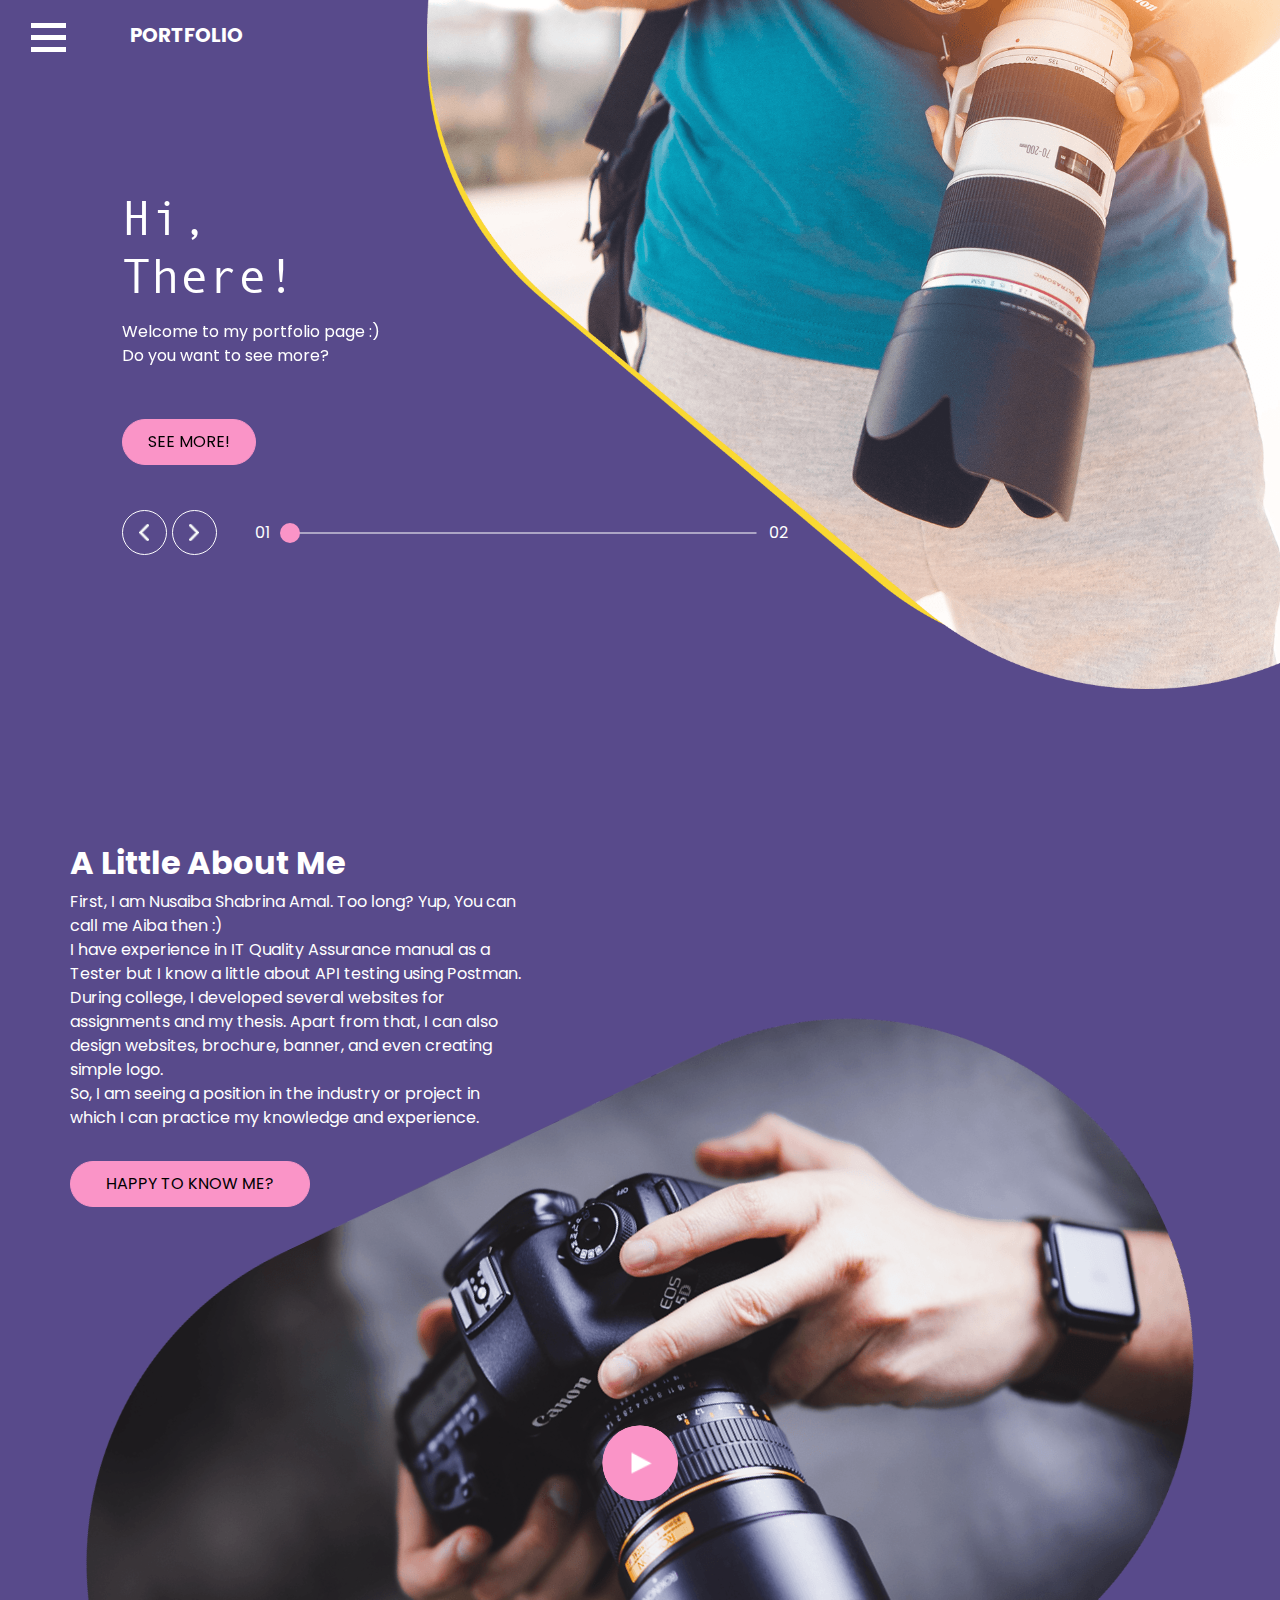
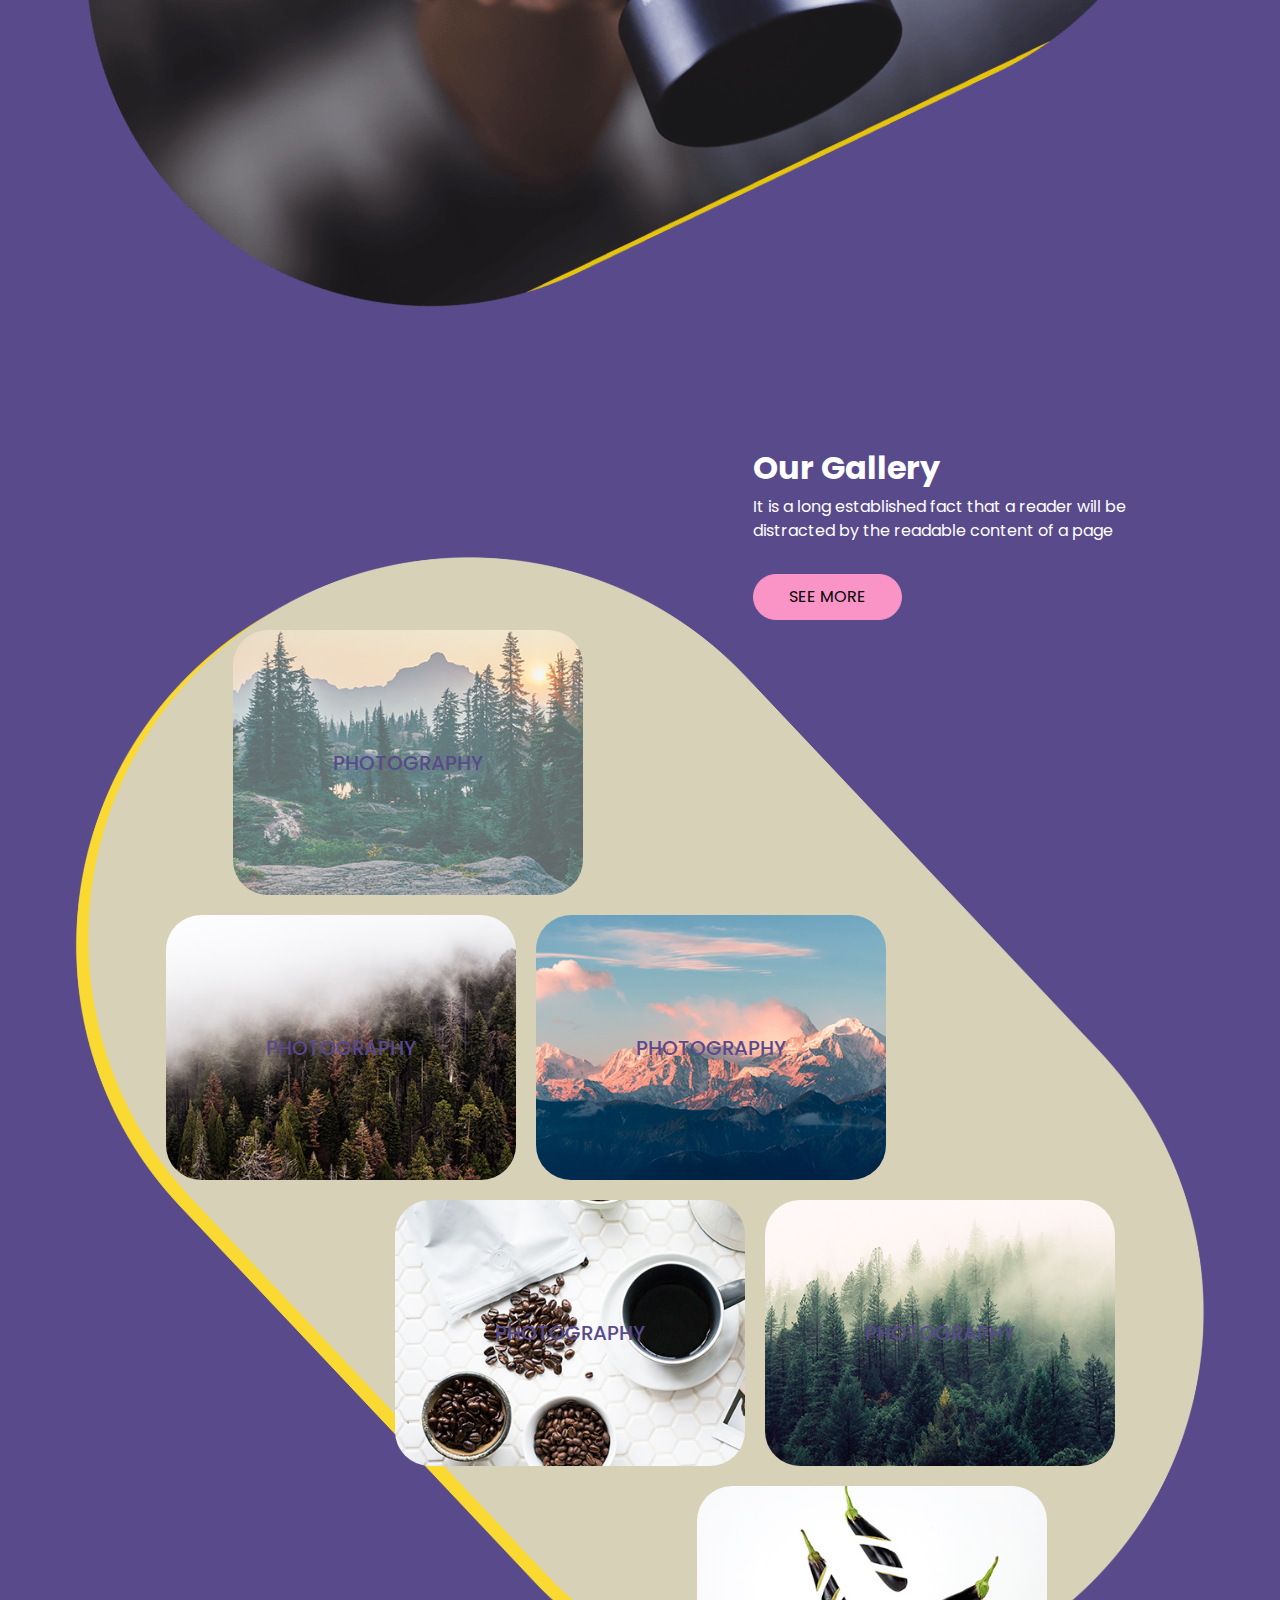
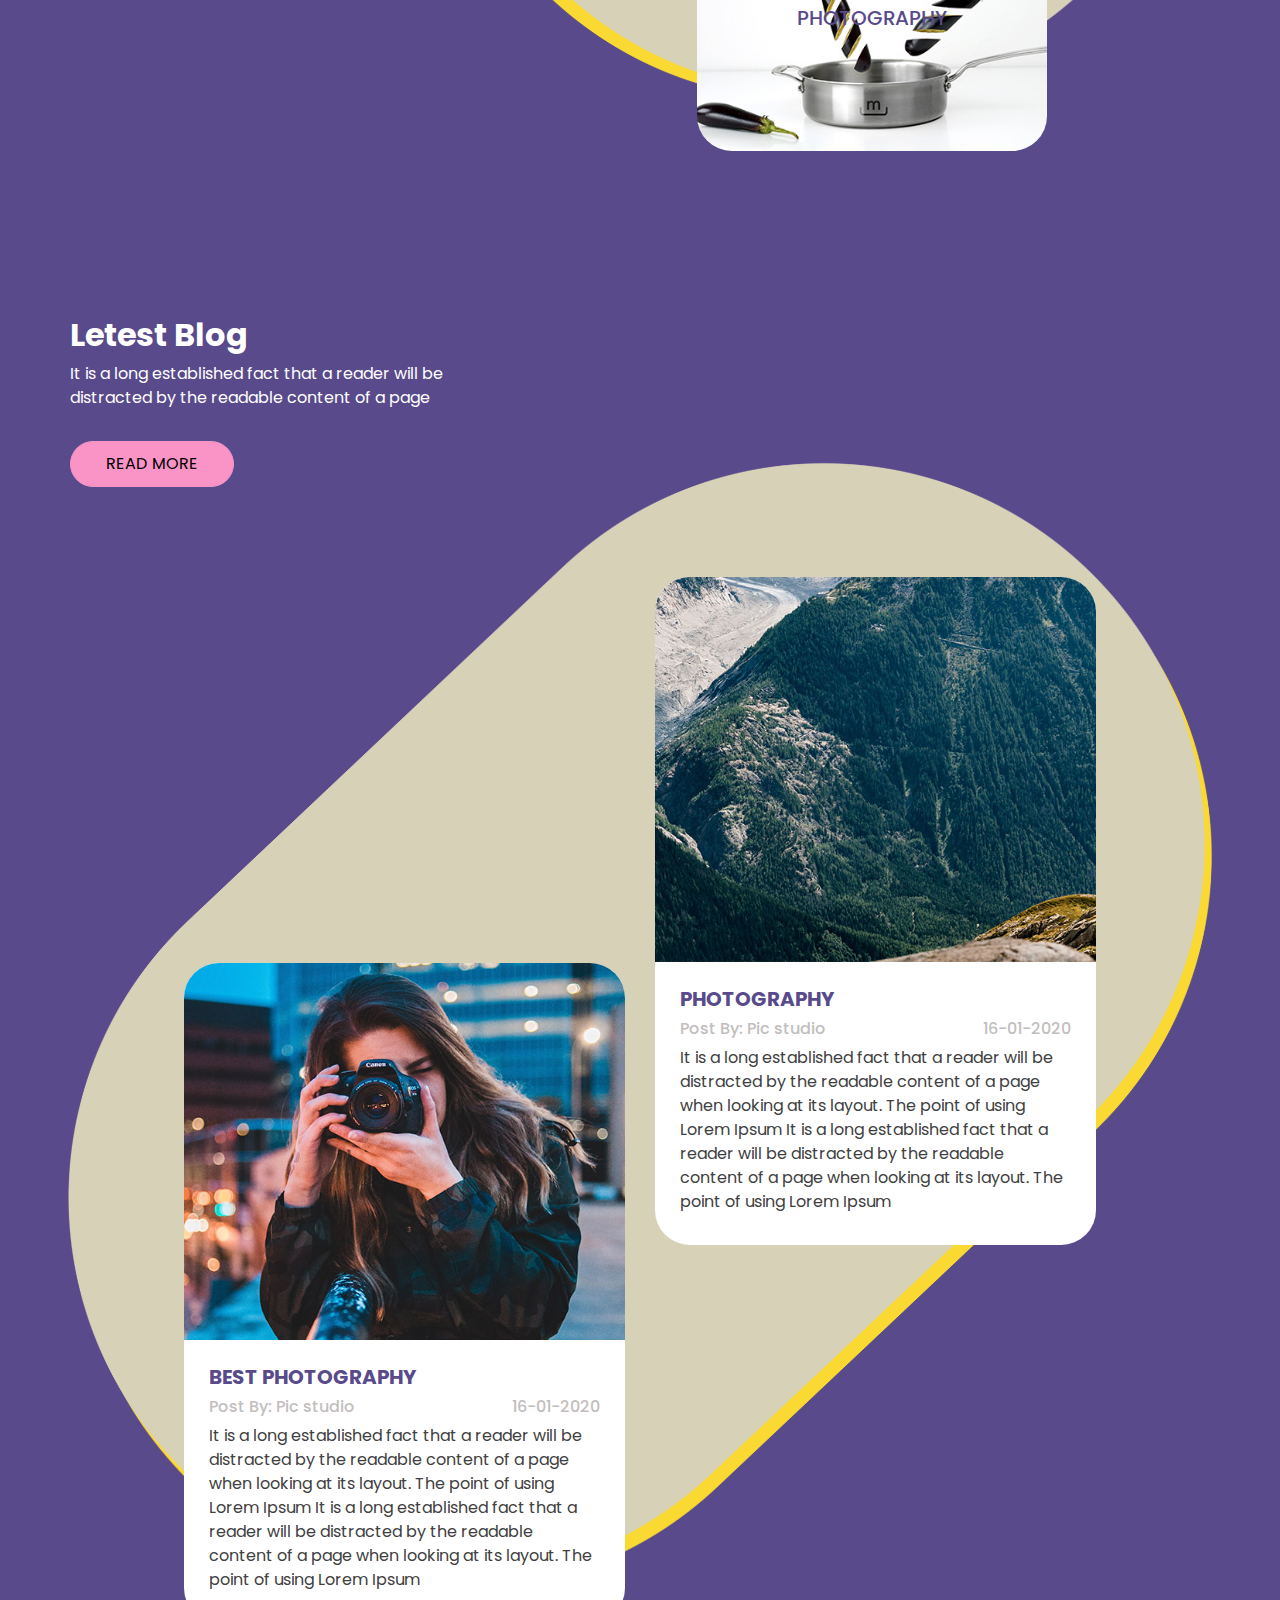
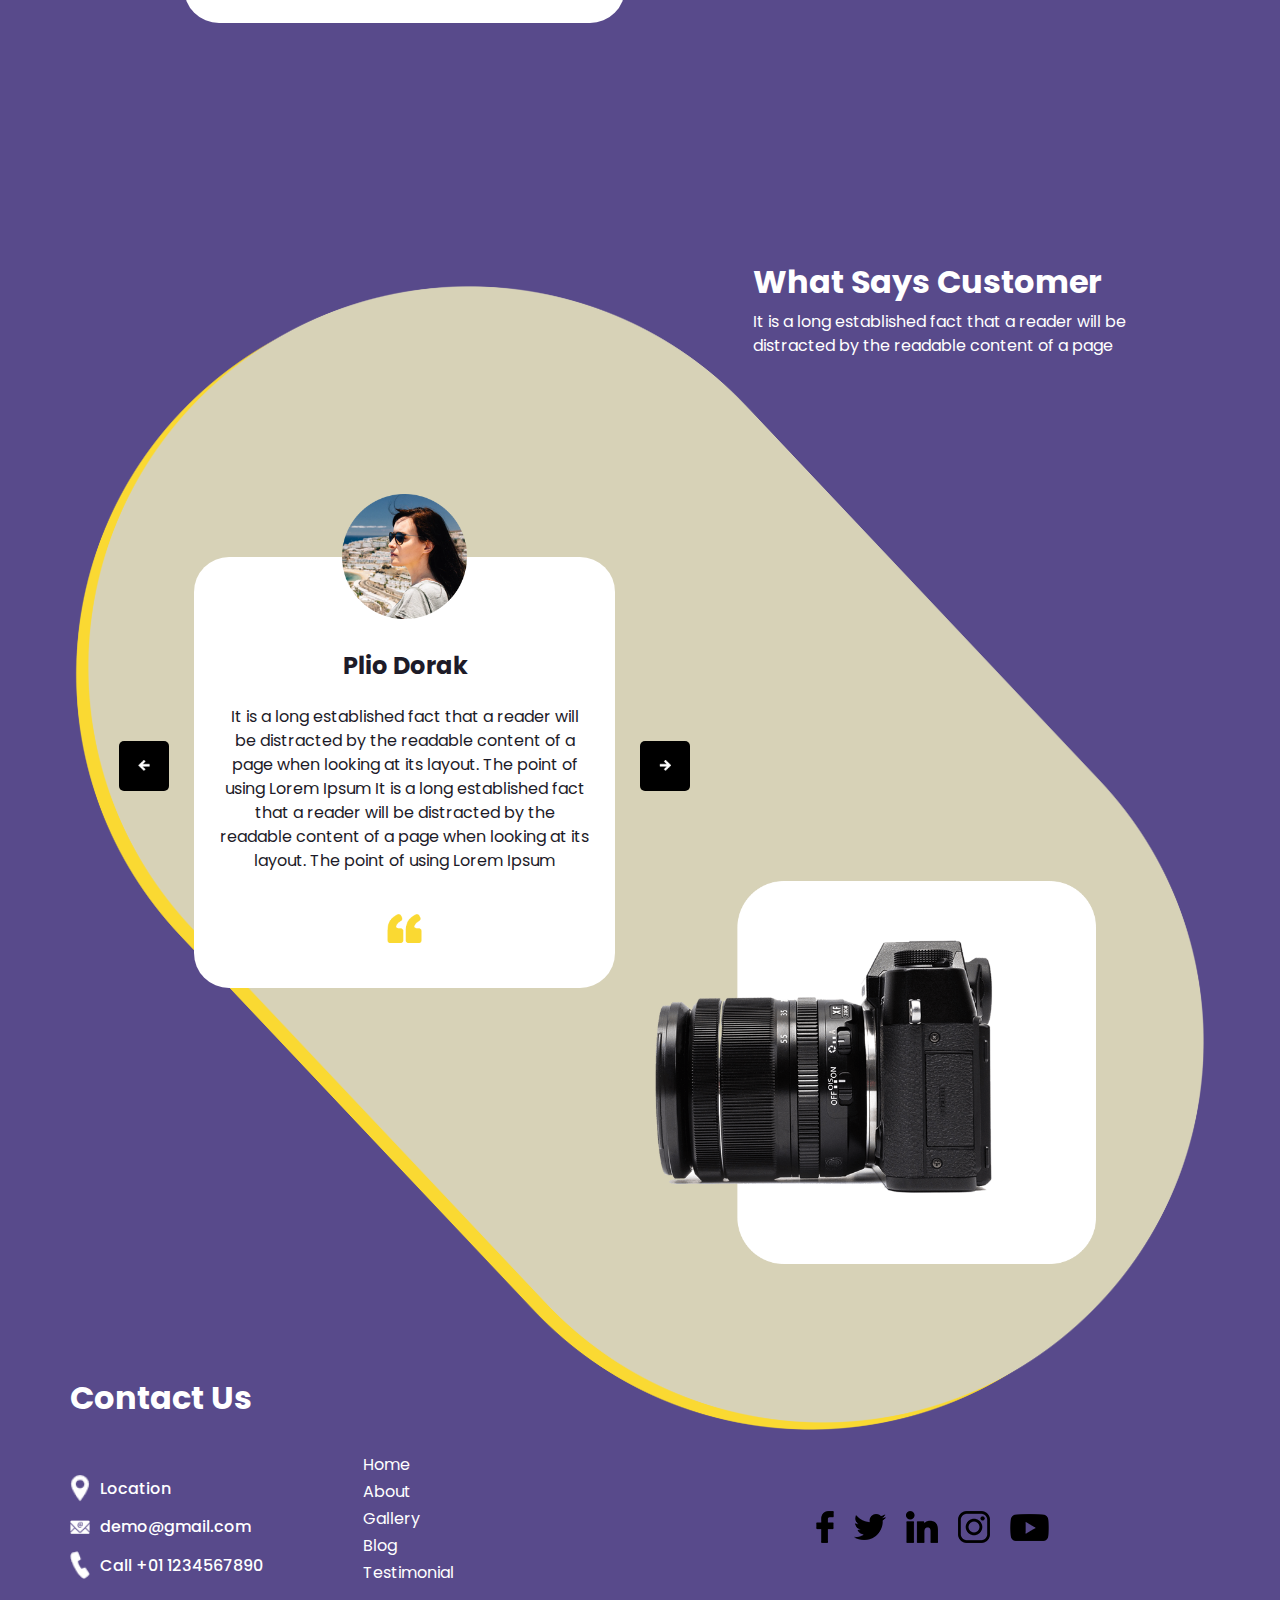
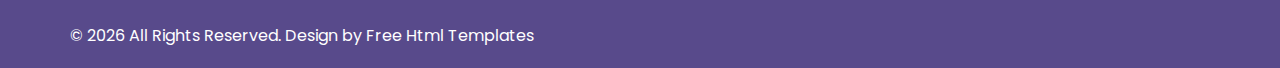
<file: index.html>
<!DOCTYPE html>
<html lang="en">

<head>
  <!-- Basic -->
  <meta charset="utf-8" />
  <meta http-equiv="X-UA-Compatible" content="IE=edge" />
  <!-- Mobile Metas -->
  <meta name="viewport" content="width=device-width, initial-scale=1, shrink-to-fit=no" />
  <!-- Site Metas -->
  <meta name="keywords" content="" />
  <meta name="description" content="" />
  <meta name="author" content="" />
  <link href= "images/baa.png"rel="icon">

  <title>Nusaiba Shabrina Amal - Portfolio</title>

  <!-- slider stylesheet -->
  <link rel="stylesheet" type="text/css" href="https://cdnjs.cloudflare.com/ajax/libs/OwlCarousel2/2.3.4/assets/owl.carousel.min.css" />

  <!-- bootstrap core css -->
  <link rel="stylesheet" type="text/css" href="css/bootstrap.css" />

  <!-- Custom styles for this template -->
  <link href=" css/style.css" rel="stylesheet" />
  <!-- responsive style -->
  <link href="css/responsive.css" rel="stylesheet" />
</head>

<body>
  <div class="hero_area">
    <!-- header section strats -->
    <header class="header_section">
      <div class="container-fluid">
        <nav class="navbar navbar-expand-lg custom_nav-container d-block">
          <div class="main_nav_menu">
            <div class="fk_width">
              <div class="custom_menu-btn">
                <button onclick="openNav()">
                  <span class="s-1"> </span>
                  <span class="s-2"> </span>
                  <span class="s-3"> </span>
                </button>
              </div>
              <div id="myNav" class="overlay">
                <div class="overlay-content">
                  <a class="" href="index.html">About Me <span class="sr-only">(current)</span></a>
                  <a class="" href="about.html">Experience </a>
                  <a class="" href="gallery.html">Project</a>
                  <a class="" href="blog.html">Gallery</a>
                  <a class="" href="testimonial.html">Contact Info</a>
                </div>
              </div>
            </div>
            <a class="navbar-brand" href="index.html">
              <span>
                PORTFOLIO
              </span>
            </a>
            <!-- <div class="user_option">
              <a href="#">
                login
              </a>
              <form class="form-inline ">
                <button class="btn  nav_search-btn" type="submit"></button>
              </form>
            </div> -->
          </div>
        </nav>
      </div>
    </header>
    <!-- end header section -->

    <!-- slider section -->
    <section class=" slider_section position-relative">
      <div class="container-fluid">
        <div class="row slider-row">
          <div class="col-lg-3 offset-lg-1">
            <div id="carouselExampleIndicators" class="carousel slide" data-ride="carousel">
              <div class="carousel-inner">
                <div class="carousel-item active">
                  <div class="detail-box">
                    <h1>
                      Hi, <br />
                      There!
                    </h1>
                    <p>
                      Welcome to my portfolio page :) <br/>
                      Do you want to see more?
                    </p>
                    <div>
                      <a href="#">
                        See More!
                      </a>
                    </div>
                  </div>
                </div>
                <div class="carousel-item">
                  <div class="detail-box">
                    <h1>
                      I am <br />
                      Nusaiba
                    </h1>
                    <p>
                      A Manual Tester and a Freelance Seeker.
                    </p>
                    <div>
                      <a href="#">
                        see my latest work~
                      </a>
                    </div>
                  </div>
                </div>
              </div>
              <div class="carousel_control-box">
                <div class="carousel_btn-container">
                  <a class="carousel-control-prev" href="#carouselExampleIndicators" role="button" data-slide="prev">
                    <span class="sr-only">Previous</span>
                  </a>
                  <a class="carousel-control-next" href="#carouselExampleIndicators" role="button" data-slide="next">
                    <span class="sr-only">Next</span>
                  </a>
                </div>
                <ol class="carousel-indicators">
                  <li data-target="#carouselExampleIndicators" data-slide-to="0" class="active li_one">01</li>
                  <li data-target="#carouselExampleIndicators" data-slide-to="1" class="li_two">02</li>
                  <li class="ol_design"></li>
                </ol>
              </div>
            </div>
          </div>
          <div class="col-lg-8 px-0">
            <div class="img-box">
              <img src="images/slider-img.png" alt="" />
            </div>
          </div>
        </div>
      </div>
    </section>
    <!-- end slider section -->
  </div>

  <!-- about section -->

  <section class="about_section layout_padding">
    <div class="container">
      <div class="row">
        <div class="col-md-5">
          <div class="detail-box">
            <div class="heading_container">
              <h2>
                A Little About Me
              </h2>
              <p >
                First, I am Nusaiba Shabrina Amal. Too long? Yup, You can call me Aiba then :) <br/>
                I have experience in IT Quality Assurance  manual as a Tester but I know a little about API testing using Postman.
                During college, I developed several websites for assignments and my thesis. Apart from that, I can also design websites, brochure, banner, and even creating simple logo. <br/> 
                So, I am seeing a position in the industry or project in which I can practice my knowledge and experience.
              </p>
              <a href="">
                Happy to know me?
              </a>
            </div>
          </div>
        </div>
      </div>
    </div>
    <div class="img-box">
      <div class="play_btn">
        <a href="#">
          <img src="images/play.png" alt="" />
        </a>
      </div>
      <img src="images/about-img.png" class="about-img" alt="" />
    </div>
  </section>

  <!-- end about section -->

  <!-- gallery section -->
  <section class="gallery_section layout_padding-top">
    <div class="container">
      <div class="row">
        <div class="col-lg-5 ml-auto">
          <div class="heading_container">
            <h2>
              Our Gallery
            </h2>
            <p>
              It is a long established fact that a reader will be distracted by the readable content of a page
            </p>
            <a href="">
              See More
            </a>
          </div>
        </div>
      </div>
    </div>
    <div class="gallery_container">
      <div class="gallery_bg">
        <img src="images/gallery-bg.png" alt="" />
      </div>
      <div class="container">
        <div class="gallery_box">
          <div class="box b1">
            <div class="img-box">
              <img src="images/gallery-1.jpg" alt="" />
              <h5>
                photography
              </h5>
            </div>
          </div>
          <div class="box b2">
            <div class="img-box">
              <img src="images/gallery-2.jpg" alt="" />
              <h5>
                photography
              </h5>
            </div>
            <div class="img-box">
              <img src="images/gallery-3.jpg" alt="" />
              <h5>
                photography
              </h5>
            </div>
          </div>
          <div class="box b3">
            <div class="img-box">
              <img src="images/gallery-4.jpg" alt="" />
              <h5>
                photography
              </h5>
            </div>
            <div class="img-box">
              <img src="images/gallery-5.jpg" alt="" />
              <h5>
                photography
              </h5>
            </div>
          </div>
          <div class="box b4">
            <div class="img-box">
              <img src="images/gallery-6.jpg" alt="" />
              <h5>
                photography
              </h5>
            </div>
          </div>
        </div>
      </div>
    </div>
  </section>
  <!-- end gallery section -->

  <!-- blog section -->

  <section class="blog_section layout_padding">
    <div class="container">
      <div class="row">
        <div class="col-md-5">
          <div class="detail-box">
            <div class="heading_container">
              <h2>
                Letest Blog
              </h2>
              <p>
                It is a long established fact that a reader will be distracted by the readable content of a page
              </p>
              <a href="">
                Read More
              </a>
            </div>
          </div>
        </div>
      </div>
    </div>
    <div class="blog_container">
      <div class="blog_bg">
        <img src="images/gallery-bg.png" alt="" />
      </div>
      <div class="container">
        <div class="blog_box">
          <div class="row">
            <div class="col-md-6">
              <div class="box b1">
                <div class="img-box">
                  <img src="images/blog1.jpg" alt="" />
                </div>
                <div class="blog-detail">
                  <div class="blog_title">
                    <h5>
                      Best photography
                    </h5>
                    <div class="blog_post">
                      <h6>
                        Post By: Pic studio
                      </h6>
                      <h6>
                        16-01-2020
                      </h6>
                    </div>
                  </div>
                  <p>
                    It is a long established fact that a reader will be distracted by the readable content of a page when looking at its layout. The point of using Lorem Ipsum It is a long established fact that a reader will be distracted by the readable content of a page when looking at its layout. The point of using Lorem Ipsum
                  </p>
                </div>
              </div>
            </div>
            <div class="col-md-6">
              <div class="box b2">
                <div class="img-box">
                  <img src="images/blog2.jpg" alt="" />
                </div>
                <div class="blog-detail">
                  <div class="blog_title">
                    <h5>
                      Photography
                    </h5>
                    <div class="blog_post">
                      <h6>
                        Post By: Pic studio
                      </h6>
                      <h6>
                        16-01-2020
                      </h6>
                    </div>
                  </div>
                  <p>
                    It is a long established fact that a reader will be distracted by the readable content of a page when looking at its layout. The point of using Lorem Ipsum It is a long established fact that a reader will be distracted by the readable content of a page when looking at its layout. The point of using Lorem Ipsum
                  </p>
                </div>
              </div>
            </div>
          </div>
        </div>
      </div>
    </div>
  </section>

  <!-- end blog section -->

  <!-- client section -->

  <section class="client_section layout_padding">
    <div class="container">
      <div class="row">
        <div class="col-lg-5 ml-auto">
          <div class="heading_container">
            <h2>
              What Says Customer
            </h2>
            <p>
              It is a long established fact that a reader will be distracted by the readable content of a page
            </p>
          </div>
        </div>
      </div>
    </div>
    <div class="client_container">
      <div class="client_bg">
        <img src="images/gallery-bg.png" alt="" />
      </div>
      <div class="container">
        <div class="client_box">
          <div class="row">
            <div class="col-lg-6">
              <div class="box b1">
                <div id="carouselExampleControls" class="carousel slide" data-ride="carousel">
                  <div class="carousel-inner">
                    <div class="carousel-item active">
                      <div class="client_content-box layout_padding">
                        <div class="img-box">
                          <img src="images/client.png" alt="" />
                        </div>
                        <div class="detail-box">
                          <h4>
                            Plio Dorak
                          </h4>
                          <p>
                            It is a long established fact that a reader will be distracted by the readable content of a page when looking at its layout. The point of using Lorem Ipsum It is a long established fact that a reader will be distracted by the readable content of a page when looking at its layout. The point of using Lorem Ipsum
                          </p>
                          <img src="images/quote.png" alt="" />
                        </div>
                      </div>
                    </div>
                    <div class="carousel-item">
                      <div class="client_content-box layout_padding">
                        <div class="img-box">
                          <img src="images/client.png" alt="" />
                        </div>
                        <div class="detail-box">
                          <h4>
                            Plio Dorak
                          </h4>
                          <p>
                            It is a long established fact that a reader will be distracted by the readable content of a page when looking at its layout. The point of using Lorem Ipsum It is a long established fact that a reader will be distracted by the readable content of a page when looking at its layout. The point of using Lorem Ipsum
                          </p>
                          <img src="images/quote.png" alt="" />
                        </div>
                      </div>
                    </div>
                    <div class="carousel-item">
                      <div class="client_content-box layout_padding">
                        <div class="img-box">
                          <img src="images/client.png" alt="" />
                        </div>
                        <div class="detail-box">
                          <h4>
                            Plio Dorak
                          </h4>
                          <p>
                            It is a long established fact that a reader will be distracted by the readable content of a page when looking at its layout. The point of using Lorem Ipsum It is a long established fact that a reader will be distracted by the readable content of a page when looking at its layout. The point of using Lorem Ipsum
                          </p>
                          <img src="images/quote.png" alt="" />
                        </div>
                      </div>
                    </div>
                  </div>
                  <a class="carousel-control-prev" href="#carouselExampleControls" role="button" data-slide="prev">
                    <span class="sr-only">Previous</span>
                  </a>
                  <a class="carousel-control-next" href="#carouselExampleControls" role="button" data-slide="next">
                    <span class="sr-only">Next</span>
                  </a>
                </div>
              </div>
            </div>
            <div class="col-lg-6">
              <div class="box b2">
                <div class="camera_img-box">
                  <img src="images/camera.png" alt="" />
                </div>
              </div>
            </div>
          </div>
        </div>
      </div>
    </div>
  </section>

  <!-- end client section -->

  <!-- info section -->

  <section class="info_section ">
    <div class="info_container layout_padding-top">
      <div class="container">
        <div class="heading_container">
          <h2>
            Contact Us
          </h2>
        </div>
        <div class="info_main">
          <div class="row">
            <div class="col-md-4 col-lg-3">
              <div class="info_contact ">
                <a href="#" class="link-box">
                  <div class="img-box">
                    <img src="images/location.png" alt="" />
                  </div>
                  <div class="detail-box">
                    <h6>
                      Location
                    </h6>
                  </div>
                </a>
                <a href="#" class="link-box">
                  <div class="img-box">
                    <img src="images/mail.png" alt="" />
                  </div>
                  <div class="detail-box">
                    <h6>
                      demo@gmail.com
                    </h6>
                  </div>
                </a>
                <a href="#" class="link-box">
                  <div class="img-box">
                    <img src="images/call.png" alt="" />
                  </div>
                  <div class="detail-box">
                    <h6>
                      Call +01 1234567890
                    </h6>
                  </div>
                </a>
              </div>
            </div>
            <div class="col-md-2 col-lg-3">
              <div class="info_link-box">
                <ul>
                  <li class=" ">
                    <a class="" href="index.html">Home <span class="sr-only">(current)</span></a>
                  </li>
                  <li class="">
                    <a class="" href="about.html">About </a>
                  </li>
                  <li class="">
                    <a class="" href="gallery.html">Gallery </a>
                  </li>
                  <li class="">
                    <a class="" href="blog.html">Blog </a>
                  </li>
                  <li class="">
                    <a class="" href="testimonial.html">Testimonial </a>
                  </li>
                </ul>
              </div>
            </div>
            <div class="col-md-6 ">
              <div class="social_box">
                <a href="#">
                  <img src="images/facebook.png" alt="" />
                </a>
                <a href="#">
                  <img src="images/twitter.png" alt="" />
                </a>
                <a href="#">
                  <img src="images/linkedin.png" alt="" />
                </a>
                <a href="#">
                  <img src="images/instagram.png" alt="" />
                </a>
                <a href="#">
                  <img src="images/youtube.png" alt="" />
                </a>
              </div>
            </div>
          </div>
        </div>
      </div>
    </div>
  </section>

  <!-- end info section -->

  <!-- footer section -->
  <footer class="footer_section ">
    <div class="container">
      <p>
        &copy; <span id="displayYear"></span> All Rights Reserved. Design by
        <a href="https://html.design/">Free Html Templates</a>
      </p>
    </div>
  </footer>
  <!-- footer section -->

  <script src="js/jquery-3.4.1.min.js"></script>
  <script src="js/bootstrap.js"></script>
  <script src="https://cdnjs.cloudflare.com/ajax/libs/OwlCarousel2/2.3.4/owl.carousel.min.js"></script>
  <script src="js/custom.js"></script>
</body>

</html>
</file>
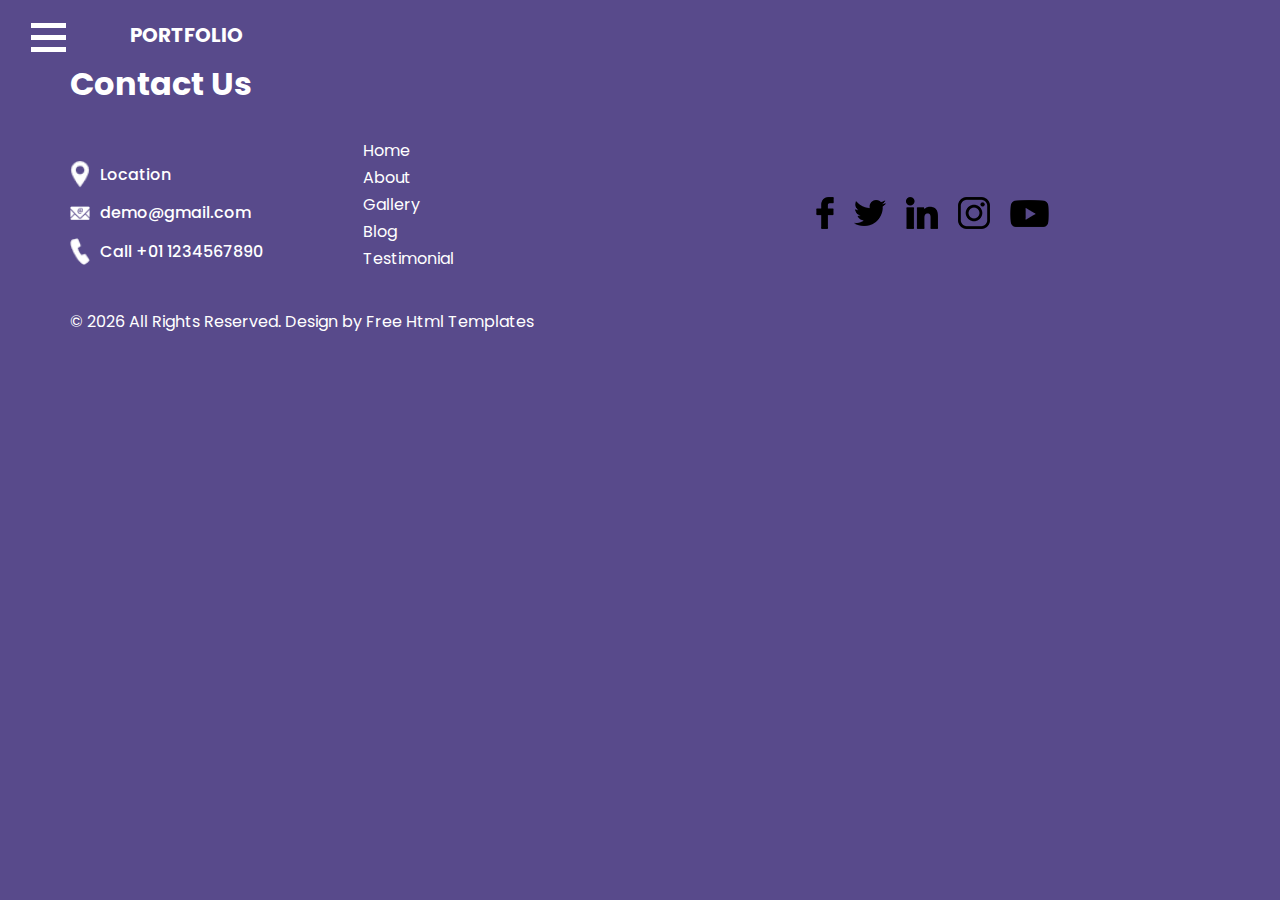
<file: about.html>
<!DOCTYPE html>
<html lang="en">

<head>
  <!-- Basic -->
  <meta charset="utf-8" />
  <meta http-equiv="X-UA-Compatible" content="IE=edge" />
  <!-- Mobile Metas -->
  <meta name="viewport" content="width=device-width, initial-scale=1, shrink-to-fit=no" />
  <!-- Site Metas -->
  <meta name="keywords" content="" />
  <meta name="description" content="" />
  <meta name="author" content="" />
  <link href= "images/baa.png"rel="icon">

  <title>Nusaiba Shabrina Amal - Portfolio</title>

  <!-- slider stylesheet -->
  <link rel="stylesheet" type="text/css" href="https://cdnjs.cloudflare.com/ajax/libs/OwlCarousel2/2.3.4/assets/owl.carousel.min.css" />

  <!-- bootstrap core css -->
  <link rel="stylesheet" type="text/css" href="css/bootstrap.css" />

  <!-- Custom styles for this template -->
  <link href=" css/style.css" rel="stylesheet" />
  <!-- responsive style -->
  <link href="css/responsive.css" rel="stylesheet" />
</head>

<body>
  <div class="hero_area">
    <!-- header section strats -->
    <header class="header_section">
      <div class="container-fluid">
        <nav class="navbar navbar-expand-lg custom_nav-container d-block">
          <div class="main_nav_menu">
            <div class="fk_width">
              <div class="custom_menu-btn">
                <button onclick="openNav()">
                  <span class="s-1"> </span>
                  <span class="s-2"> </span>
                  <span class="s-3"> </span>
                </button>
              </div>
              <div id="myNav" class="overlay">
                <div class="overlay-content">
                  <a class="" href="index.html">About Me <span class="sr-only">(current)</span></a>
                  <a class="" href="about.html">Experience </a>
                  <a class="" href="gallery.html">Project</a>
                  <a class="" href="blog.html">Gallery</a>
                  <a class="" href="testimonial.html">Contact Info</a>
                </div>
              </div>
            </div>
            <a class="navbar-brand" href="index.html">
              <span>
                Portfolio
              </span>
            </a>
            <!-- <div class="user_option">
              <a href="#">
                login
              </a>
              <form class="form-inline ">
                <button class="btn  nav_search-btn" type="submit"></button>
              </form>
            </div> -->
          </div>
        </nav>
      </div>
    </header>
    <!-- end header section -->
  </div>


  <!-- info section -->

  <section class="info_section ">
    <div class="info_container layout_padding-top">
      <div class="container">
        <div class="heading_container">
          <h2>
            Contact Us
          </h2>
        </div>
        <div class="info_main">
          <div class="row">
            <div class="col-md-4 col-lg-3">
              <div class="info_contact ">
                <a href="#" class="link-box">
                  <div class="img-box">
                    <img src="images/location.png" alt="" />
                  </div>
                  <div class="detail-box">
                    <h6>
                      Location
                    </h6>
                  </div>
                </a>
                <a href="#" class="link-box">
                  <div class="img-box">
                    <img src="images/mail.png" alt="" />
                  </div>
                  <div class="detail-box">
                    <h6>
                      demo@gmail.com
                    </h6>
                  </div>
                </a>
                <a href="#" class="link-box">
                  <div class="img-box">
                    <img src="images/call.png" alt="" />
                  </div>
                  <div class="detail-box">
                    <h6>
                      Call +01 1234567890
                    </h6>
                  </div>
                </a>
              </div>
            </div>
            <div class="col-md-2 col-lg-3">
              <div class="info_link-box">
                <ul>
                  <li class=" active">
                    <a class="" href="index.html">Home <span class="sr-only">(current)</span></a>
                  </li>
                  <li class="">
                    <a class="" href="about.html">About </a>
                  </li>
                  <li class="">
                    <a class="" href="gallery.html">Gallery </a>
                  </li>
                  <li class="">
                    <a class="" href="blog.html">Blog </a>
                  </li>
                  <li class="">
                    <a class="" href="testimonial.html">Testimonial </a>
                  </li>
                </ul>
              </div>
            </div>
            <div class="col-md-6 ">
              <div class="social_box">
                <a href="#">
                  <img src="images/facebook.png" alt="" />
                </a>
                <a href="#">
                  <img src="images/twitter.png" alt="" />
                </a>
                <a href="#">
                  <img src="images/linkedin.png" alt="" />
                </a>
                <a href="#">
                  <img src="images/instagram.png" alt="" />
                </a>
                <a href="#">
                  <img src="images/youtube.png" alt="" />
                </a>
              </div>
            </div>
          </div>
        </div>
      </div>
    </div>
  </section>

  <!-- end info section -->

  <!-- footer section -->
  <footer class="footer_section ">
    <div class="container">
      <p>
        &copy; <span id="displayYear"></span> All Rights Reserved. Design by
        <a href="https://html.design/">Free Html Templates</a>
      </p>
    </div>
  </footer>
  <!-- footer section -->

  <script src="js/jquery-3.4.1.min.js"></script>
  <script src="js/bootstrap.js"></script>
  <script src="https://cdnjs.cloudflare.com/ajax/libs/OwlCarousel2/2.3.4/owl.carousel.min.js"></script>
  <script src="js/custom.js"></script>
</body>

</html>
</file>
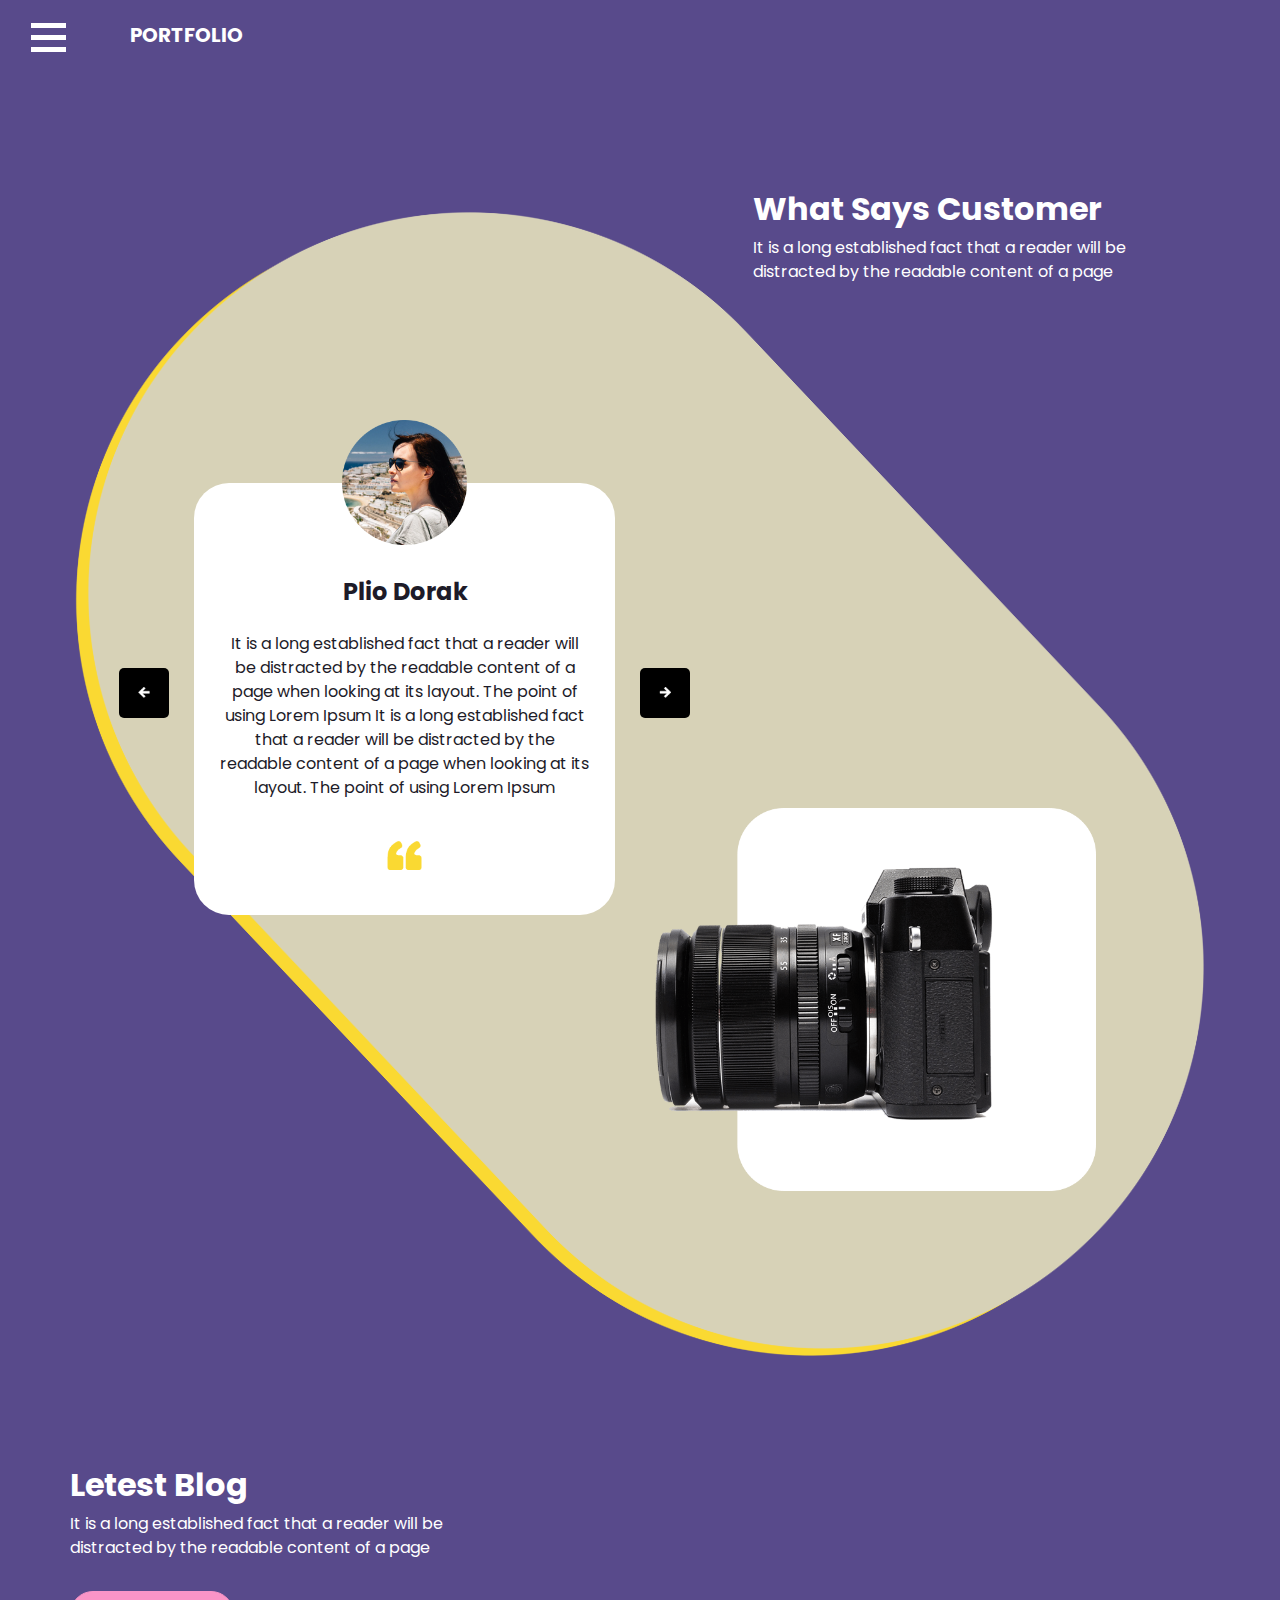
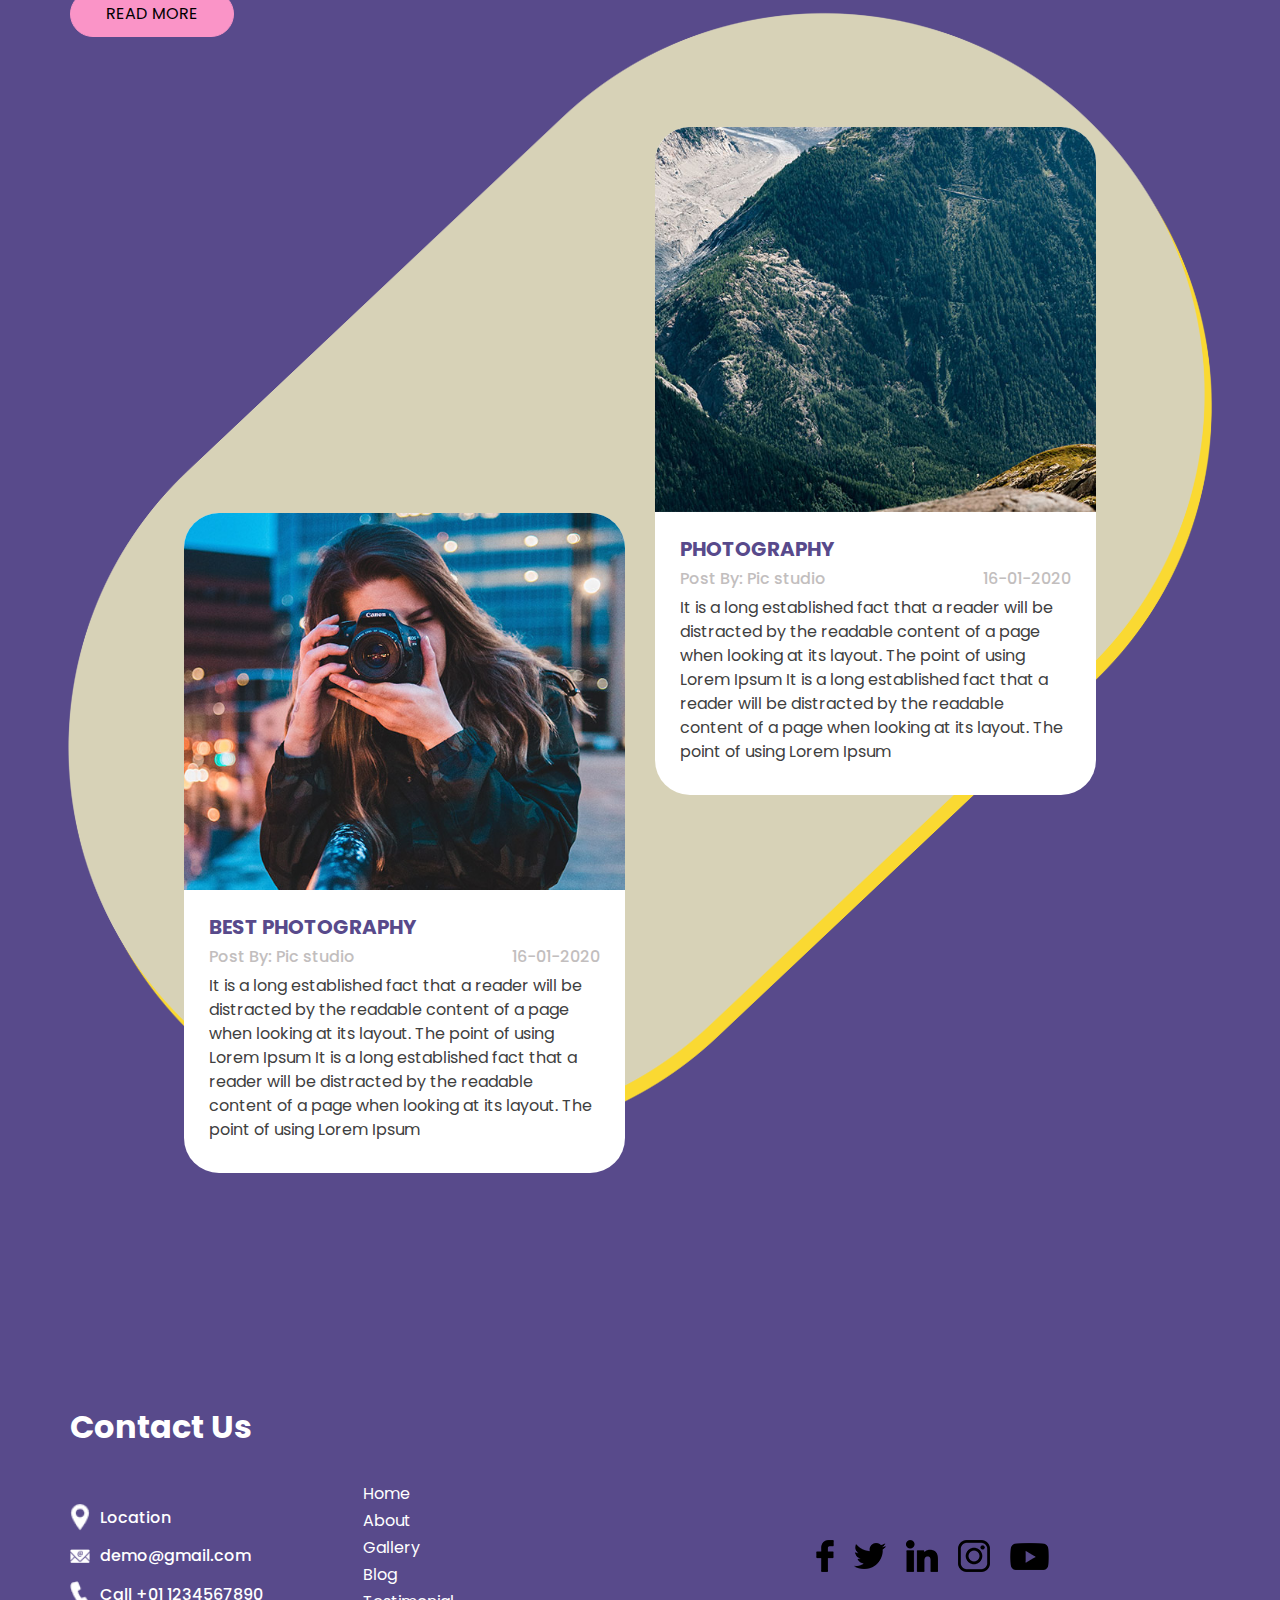
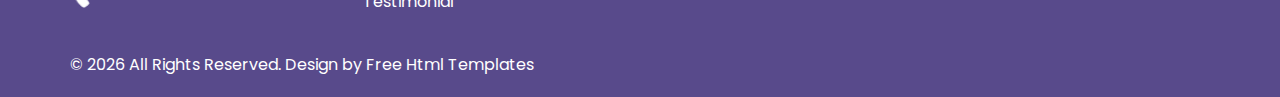
<file: blog.html>
<!DOCTYPE html>
<html lang="en">

<head>
  <!-- Basic -->
  <meta charset="utf-8" />
  <meta http-equiv="X-UA-Compatible" content="IE=edge" />
  <!-- Mobile Metas -->
  <meta name="viewport" content="width=device-width, initial-scale=1, shrink-to-fit=no" />
  <!-- Site Metas -->
  <meta name="keywords" content="" />
  <meta name="description" content="" />
  <meta name="author" content="" />
  <link href= "images/baa.png"rel="icon">

  <title>Nusaiba Shabrina Amal - Portfolio</title>

  <!-- slider stylesheet -->
  <link rel="stylesheet" type="text/css" href="https://cdnjs.cloudflare.com/ajax/libs/OwlCarousel2/2.3.4/assets/owl.carousel.min.css" />

  <!-- bootstrap core css -->
  <link rel="stylesheet" type="text/css" href="css/bootstrap.css" />

  <!-- Custom styles for this template -->
  <link href=" css/style.css" rel="stylesheet" />
  <!-- responsive style -->
  <link href="css/responsive.css" rel="stylesheet" />
</head>

<body>
  <div class="hero_area">
    <!-- header section strats -->
    <header class="header_section">
      <div class="container-fluid">
        <nav class="navbar navbar-expand-lg custom_nav-container d-block">
          <div class="main_nav_menu">
            <div class="fk_width">
              <div class="custom_menu-btn">
                <button onclick="openNav()">
                  <span class="s-1"> </span>
                  <span class="s-2"> </span>
                  <span class="s-3"> </span>
                </button>
              </div>
              <div id="myNav" class="overlay">
                <div class="overlay-content">
                  <a class="" href="index.html">About Me <span class="sr-only">(current)</span></a>
                  <a class="" href="about.html">Experience </a>
                  <a class="" href="gallery.html">Project</a>
                  <a class="" href="blog.html">Gallery</a>
                  <a class="" href="testimonial.html">Contact Info</a>
                </div>
              </div>
            </div>
            <a class="navbar-brand" href="index.html">
              <span>
                Portfolio
              </span>
            </a>
            <!-- <div class="user_option">
              <a href="#">
                login
              </a>
              <form class="form-inline ">
                <button class="btn  nav_search-btn" type="submit"></button>
              </form>
            </div> -->
          </div>
        </nav>
      </div>
    </header>
    <!-- end header section -->
  </div>

  <div class="layout_padding-bottom">
     <!-- client section -->

  <section class="client_section layout_padding">
    <div class="container">
      <div class="row">
        <div class="col-lg-5 ml-auto">
          <div class="heading_container">
            <h2>
              What Says Customer
            </h2>
            <p>
              It is a long established fact that a reader will be distracted by the readable content of a page
            </p>
          </div>
        </div>
      </div>
    </div>
    <div class="client_container">
      <div class="client_bg">
        <img src="images/gallery-bg.png" alt="" />
      </div>
      <div class="container">
        <div class="client_box">
          <div class="row">
            <div class="col-lg-6">
              <div class="box b1">
                <div id="carouselExampleControls" class="carousel slide" data-ride="carousel">
                  <div class="carousel-inner">
                    <div class="carousel-item active">
                      <div class="client_content-box layout_padding">
                        <div class="img-box">
                          <img src="images/client.png" alt="" />
                        </div>
                        <div class="detail-box">
                          <h4>
                            Plio Dorak
                          </h4>
                          <p>
                            It is a long established fact that a reader will be distracted by the readable content of a page when looking at its layout. The point of using Lorem Ipsum It is a long established fact that a reader will be distracted by the readable content of a page when looking at its layout. The point of using Lorem Ipsum
                          </p>
                          <img src="images/quote.png" alt="" />
                        </div>
                      </div>
                    </div>
                    <div class="carousel-item">
                      <div class="client_content-box layout_padding">
                        <div class="img-box">
                          <img src="images/client.png" alt="" />
                        </div>
                        <div class="detail-box">
                          <h4>
                            Plio Dorak
                          </h4>
                          <p>
                            It is a long established fact that a reader will be distracted by the readable content of a page when looking at its layout. The point of using Lorem Ipsum It is a long established fact that a reader will be distracted by the readable content of a page when looking at its layout. The point of using Lorem Ipsum
                          </p>
                          <img src="images/quote.png" alt="" />
                        </div>
                      </div>
                    </div>
                    <div class="carousel-item">
                      <div class="client_content-box layout_padding">
                        <div class="img-box">
                          <img src="images/client.png" alt="" />
                        </div>
                        <div class="detail-box">
                          <h4>
                            Plio Dorak
                          </h4>
                          <p>
                            It is a long established fact that a reader will be distracted by the readable content of a page when looking at its layout. The point of using Lorem Ipsum It is a long established fact that a reader will be distracted by the readable content of a page when looking at its layout. The point of using Lorem Ipsum
                          </p>
                          <img src="images/quote.png" alt="" />
                        </div>
                      </div>
                    </div>
                  </div>
                  <a class="carousel-control-prev" href="#carouselExampleControls" role="button" data-slide="prev">
                    <span class="sr-only">Previous</span>
                  </a>
                  <a class="carousel-control-next" href="#carouselExampleControls" role="button" data-slide="next">
                    <span class="sr-only">Next</span>
                  </a>
                </div>
              </div>
            </div>
            <div class="col-lg-6">
              <div class="box b2">
                <div class="camera_img-box">
                  <img src="images/camera.png" alt="" />
                </div>
              </div>
            </div>
          </div>
        </div>
      </div>
    </div>
  </section>

  <!-- end client section -->

    <!-- blog section -->

    <section class="blog_section layout_padding">
      <div class="container">
        <div class="row">
          <div class="col-md-5">
            <div class="detail-box">
              <div class="heading_container">
                <h2>
                  Letest Blog
                </h2>
                <p>
                  It is a long established fact that a reader will be distracted by the readable content of a page
                </p>
                <a href="">
                  Read More
                </a>
              </div>
            </div>
          </div>
        </div>
      </div>
      <div class="blog_container">
        <div class="blog_bg">
          <img src="images/gallery-bg.png" alt="" />
        </div>
        <div class="container">
          <div class="blog_box">
            <div class="row">
              <div class="col-md-6">
                <div class="box b1">
                  <div class="img-box">
                    <img src="images/blog1.jpg" alt="" />
                  </div>
                  <div class="blog-detail">
                    <div class="blog_title">
                      <h5>
                        Best photography
                      </h5>
                      <div class="blog_post">
                        <h6>
                          Post By: Pic studio
                        </h6>
                        <h6>
                          16-01-2020
                        </h6>
                      </div>
                    </div>
                    <p>
                      It is a long established fact that a reader will be distracted by the readable content of a page when looking at its layout. The point of using Lorem Ipsum It is a long established fact that a reader will be distracted by the readable content of a page when looking at its layout. The point of using Lorem Ipsum
                    </p>
                  </div>
                </div>
              </div>
              <div class="col-md-6">
                <div class="box b2">
                  <div class="img-box">
                    <img src="images/blog2.jpg" alt="" />
                  </div>
                  <div class="blog-detail">
                    <div class="blog_title">
                      <h5>
                        Photography
                      </h5>
                      <div class="blog_post">
                        <h6>
                          Post By: Pic studio
                        </h6>
                        <h6>
                          16-01-2020
                        </h6>
                      </div>
                    </div>
                    <p>
                      It is a long established fact that a reader will be distracted by the readable content of a page when looking at its layout. The point of using Lorem Ipsum It is a long established fact that a reader will be distracted by the readable content of a page when looking at its layout. The point of using Lorem Ipsum
                    </p>
                  </div>
                </div>
              </div>
            </div>
          </div>
        </div>
      </div>
    </section>

    <!-- end blog section -->
  </div>

  <!-- info section -->

  <section class="info_section ">
    <div class="info_container layout_padding-top">
      <div class="container">
        <div class="heading_container">
          <h2>
            Contact Us
          </h2>
        </div>
        <div class="info_main">
          <div class="row">
            <div class="col-md-4 col-lg-3">
              <div class="info_contact ">
                <a href="#" class="link-box">
                  <div class="img-box">
                    <img src="images/location.png" alt="" />
                  </div>
                  <div class="detail-box">
                    <h6>
                      Location
                    </h6>
                  </div>
                </a>
                <a href="#" class="link-box">
                  <div class="img-box">
                    <img src="images/mail.png" alt="" />
                  </div>
                  <div class="detail-box">
                    <h6>
                      demo@gmail.com
                    </h6>
                  </div>
                </a>
                <a href="#" class="link-box">
                  <div class="img-box">
                    <img src="images/call.png" alt="" />
                  </div>
                  <div class="detail-box">
                    <h6>
                      Call +01 1234567890
                    </h6>
                  </div>
                </a>
              </div>
            </div>
            <div class="col-md-2 col-lg-3">
              <div class="info_link-box">
                <ul>
                  <li class=" active">
                    <a class="" href="index.html">Home <span class="sr-only">(current)</span></a>
                  </li>
                  <li class="">
                    <a class="" href="about.html">About </a>
                  </li>
                  <li class="">
                    <a class="" href="gallery.html">Gallery </a>
                  </li>
                  <li class="">
                    <a class="" href="blog.html">Blog </a>
                  </li>
                  <li class="">
                    <a class="" href="testimonial.html">Testimonial </a>
                  </li>
                </ul>
              </div>
            </div>
            <div class="col-md-6 ">
              <div class="social_box">
                <a href="#">
                  <img src="images/facebook.png" alt="" />
                </a>
                <a href="#">
                  <img src="images/twitter.png" alt="" />
                </a>
                <a href="#">
                  <img src="images/linkedin.png" alt="" />
                </a>
                <a href="#">
                  <img src="images/instagram.png" alt="" />
                </a>
                <a href="#">
                  <img src="images/youtube.png" alt="" />
                </a>
              </div>
            </div>
          </div>
        </div>
      </div>
    </div>
  </section>

  <!-- end info section -->

  <!-- footer section -->
  <footer class="footer_section ">
    <div class="container">
      <p>
        &copy; <span id="displayYear"></span> All Rights Reserved. Design by
        <a href="https://html.design/">Free Html Templates</a>
      </p>
    </div>
  </footer>
  <!-- footer section -->

  <script src="js/jquery-3.4.1.min.js"></script>
  <script src="js/bootstrap.js"></script>
  <script src="https://cdnjs.cloudflare.com/ajax/libs/OwlCarousel2/2.3.4/owl.carousel.min.js"></script>
  <script src="js/custom.js"></script>
</body>

</html>
</file>
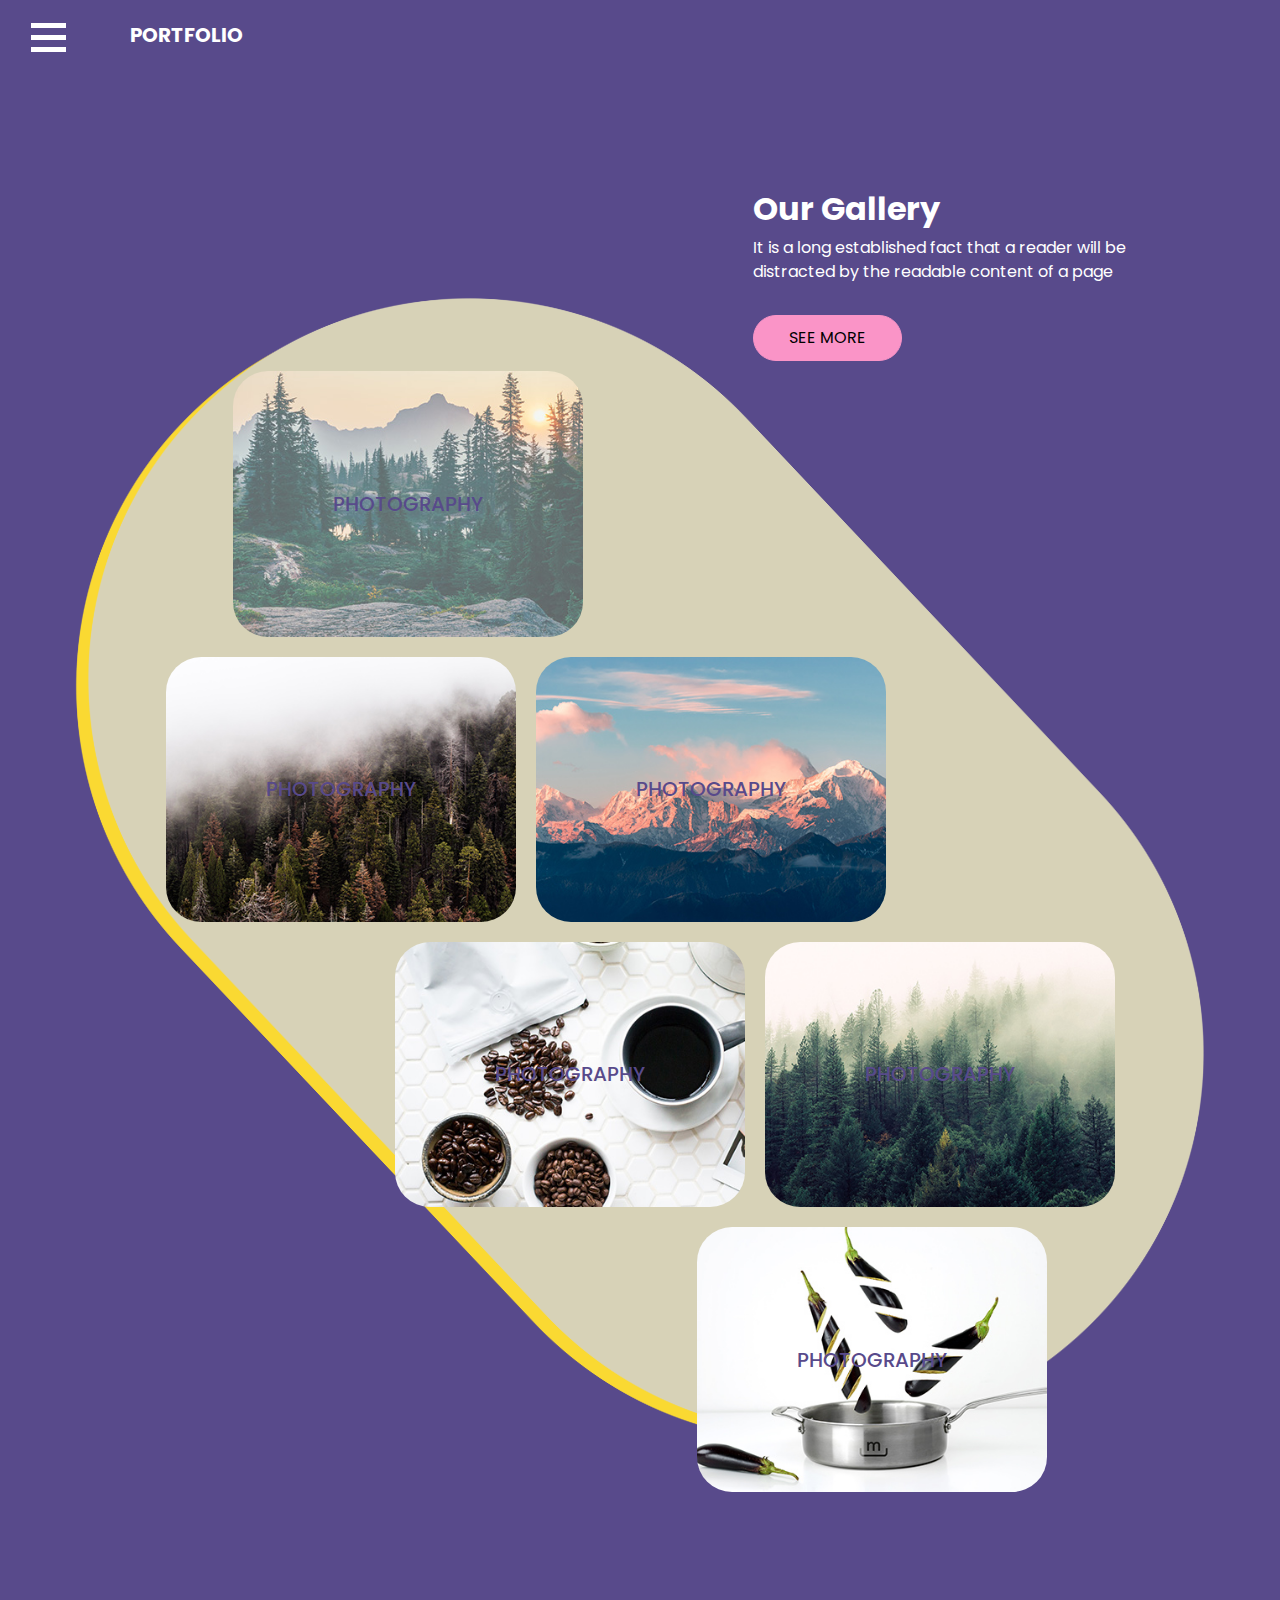
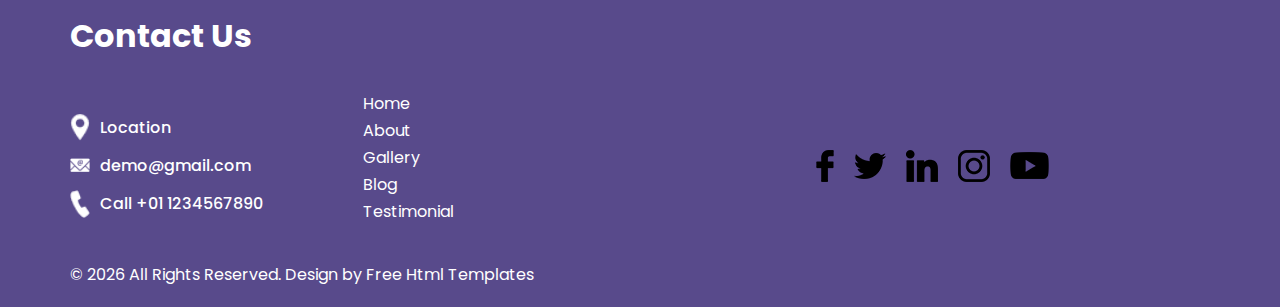
<file: gallery.html>
<!DOCTYPE html>
<html lang="en">

<head>
  <!-- Basic -->
  <meta charset="utf-8" />
  <meta http-equiv="X-UA-Compatible" content="IE=edge" />
  <!-- Mobile Metas -->
  <meta name="viewport" content="width=device-width, initial-scale=1, shrink-to-fit=no" />
  <!-- Site Metas -->
  <meta name="keywords" content="" />
  <meta name="description" content="" />
  <meta name="author" content="" />
  <link href= "images/twitter.png"rel="icon">

  <title>Nusaiba Shabrina Amal - Portfolio</title>

  <!-- slider stylesheet -->
  <link rel="stylesheet" type="text/css" href="https://cdnjs.cloudflare.com/ajax/libs/OwlCarousel2/2.3.4/assets/owl.carousel.min.css" />

  <!-- bootstrap core css -->
  <link rel="stylesheet" type="text/css" href="css/bootstrap.css" />

  <!-- Custom styles for this template -->
  <link href=" css/style.css" rel="stylesheet" />
  <!-- responsive style -->
  <link href="css/responsive.css" rel="stylesheet" />
</head>

<body>
  <div class="hero_area">
    <!-- header section strats -->
    <header class="header_section">
      <div class="container-fluid">
        <nav class="navbar navbar-expand-lg custom_nav-container d-block">
          <div class="main_nav_menu">
            <div class="fk_width">
              <div class="custom_menu-btn">
                <button onclick="openNav()">
                  <span class="s-1"> </span>
                  <span class="s-2"> </span>
                  <span class="s-3"> </span>
                </button>
              </div>
              <div id="myNav" class="overlay">
                <div class="overlay-content">
                  <a class="" href="index.html">About Me <span class="sr-only">(current)</span></a>
                  <a class="" href="about.html">Experience </a>
                  <a class="" href="gallery.html">Project</a>
                  <a class="" href="blog.html">Gallery</a>
                  <a class="" href="testimonial.html">Contact Info</a>
                </div>
              </div>
            </div>
            <a class="navbar-brand" href="index.html">
              <span>
                Portfolio
              </span>
            </a>
            <!-- <div class="user_option">
              <a href="#">
                login
              </a>
              <form class="form-inline ">
                <button class="btn  nav_search-btn" type="submit"></button>
              </form>
            </div> -->
          </div>
        </nav>
      </div>
    </header>
    <!-- end header section -->

  </div>


  <!-- gallery section -->
  <section class="gallery_section layout_padding">
    <div class="container">
      <div class="row">
        <div class="col-lg-5 ml-auto">
          <div class="heading_container">
            <h2>
              Our Gallery
            </h2>
            <p>
              It is a long established fact that a reader will be distracted by the readable content of a page
            </p>
            <a href="">
              See More
            </a>
          </div>
        </div>
      </div>
    </div>
    <div class="gallery_container">
      <div class="gallery_bg">
        <img src="images/gallery-bg.png" alt="" />
      </div>
      <div class="container">
        <div class="gallery_box">
          <div class="box b1">
            <div class="img-box">
              <img src="images/gallery-1.jpg" alt="" />
              <h5>
                photography
              </h5>
            </div>
          </div>
          <div class="box b2">
            <div class="img-box">
              <img src="images/gallery-2.jpg" alt="" />
              <h5>
                photography
              </h5>
            </div>
            <div class="img-box">
              <img src="images/gallery-3.jpg" alt="" />
              <h5>
                photography
              </h5>
            </div>
          </div>
          <div class="box b3">
            <div class="img-box">
              <img src="images/gallery-4.jpg" alt="" />
              <h5>
                photography
              </h5>
            </div>
            <div class="img-box">
              <img src="images/gallery-5.jpg" alt="" />
              <h5>
                photography
              </h5>
            </div>
          </div>
          <div class="box b4">
            <div class="img-box">
              <img src="images/gallery-6.jpg" alt="" />
              <h5>
                photography
              </h5>
            </div>
          </div>
        </div>
      </div>
    </div>
  </section>
  <!-- end gallery section -->

  <!-- info section -->

  <section class="info_section ">
    <div class="info_container layout_padding-top">
      <div class="container">
        <div class="heading_container">
          <h2>
            Contact Us
          </h2>
        </div>
        <div class="info_main">
          <div class="row">
            <div class="col-md-4 col-lg-3">
              <div class="info_contact ">
                <a href="#" class="link-box">
                  <div class="img-box">
                    <img src="images/location.png" alt="" />
                  </div>
                  <div class="detail-box">
                    <h6>
                      Location
                    </h6>
                  </div>
                </a>
                <a href="#" class="link-box">
                  <div class="img-box">
                    <img src="images/mail.png" alt="" />
                  </div>
                  <div class="detail-box">
                    <h6>
                      demo@gmail.com
                    </h6>
                  </div>
                </a>
                <a href="#" class="link-box">
                  <div class="img-box">
                    <img src="images/call.png" alt="" />
                  </div>
                  <div class="detail-box">
                    <h6>
                      Call +01 1234567890
                    </h6>
                  </div>
                </a>
              </div>
            </div>
            <div class="col-md-2 col-lg-3">
              <div class="info_link-box">
                <ul>
                  <li class=" ">
                    <a class="" href="index.html">Home <span class="sr-only">(current)</span></a>
                  </li>
                  <li class="">
                    <a class="" href="about.html">About </a>
                  </li>
                  <li class="">
                    <a class="" href="gallery.html">Gallery </a>
                  </li>
                  <li class="">
                    <a class="" href="blog.html">Blog </a>
                  </li>
                  <li class="">
                    <a class="" href="testimonial.html">Testimonial </a>
                  </li>
                </ul>
              </div>
            </div>
            <div class="col-md-6 ">
              <div class="social_box">
                <a href="#">
                  <img src="images/facebook.png" alt="" />
                </a>
                <a href="#">
                  <img src="images/twitter.png" alt="" />
                </a>
                <a href="#">
                  <img src="images/linkedin.png" alt="" />
                </a>
                <a href="#">
                  <img src="images/instagram.png" alt="" />
                </a>
                <a href="#">
                  <img src="images/youtube.png" alt="" />
                </a>
              </div>
            </div>
          </div>
        </div>
      </div>
    </div>
  </section>

  <!-- end info section -->

  <!-- footer section -->
  <footer class="footer_section ">
    <div class="container">
      <p>
        &copy; <span id="displayYear"></span> All Rights Reserved. Design by
        <a href="https://html.design/">Free Html Templates</a>
      </p>
    </div>
  </footer>
  <!-- footer section -->

  <script src="js/jquery-3.4.1.min.js"></script>
  <script src="js/bootstrap.js"></script>
  <script src="https://cdnjs.cloudflare.com/ajax/libs/OwlCarousel2/2.3.4/owl.carousel.min.js"></script>
  <script src="js/custom.js"></script>
</body>

</html>
</file>
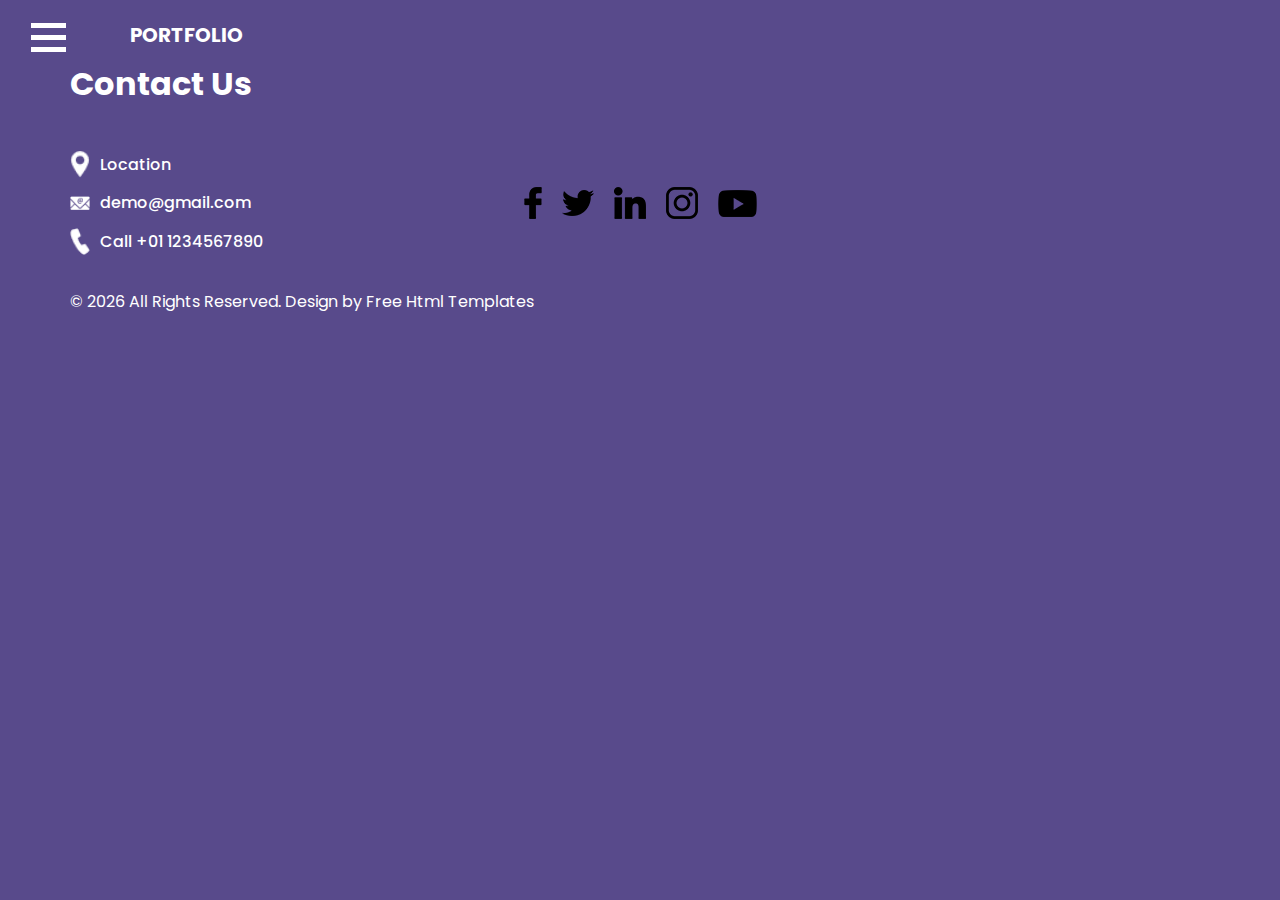
<file: testimonial.html>
<!DOCTYPE html>
<html lang="en">

<head>
  <!-- Basic -->
  <meta charset="utf-8" />
  <meta http-equiv="X-UA-Compatible" content="IE=edge" />
  <!-- Mobile Metas -->
  <meta name="viewport" content="width=device-width, initial-scale=1, shrink-to-fit=no" />
  <!-- Site Metas -->
  <meta name="keywords" content="" />
  <meta name="description" content="" />
  <meta name="author" content="" />
  <link href= "images/baa.png"rel="icon">

  <title>Nusaiba Shabrina Amal - Portfolio</title>

  <!-- slider stylesheet -->
  <link rel="stylesheet" type="text/css" href="https://cdnjs.cloudflare.com/ajax/libs/OwlCarousel2/2.3.4/assets/owl.carousel.min.css" />

  <!-- bootstrap core css -->
  <link rel="stylesheet" type="text/css" href="css/bootstrap.css" />

  <!-- Custom styles for this template -->
  <link href=" css/style.css" rel="stylesheet" />
  <!-- responsive style -->
  <link href="css/responsive.css" rel="stylesheet" />
</head>

<body>
  <div class="hero_area">
    <!-- header section strats -->
    <header class="header_section">
      <div class="container-fluid">
        <nav class="navbar navbar-expand-lg custom_nav-container d-block">
          <div class="main_nav_menu">
            <div class="fk_width">
              <div class="custom_menu-btn">
                <button onclick="openNav()">
                  <span class="s-1"> </span>
                  <span class="s-2"> </span>
                  <span class="s-3"> </span>
                </button>
              </div>
              <div id="myNav" class="overlay">
                <div class="overlay-content">
                  <a class="" href="index.html">About Me <span class="sr-only">(current)</span></a>
                  <a class="" href="about.html">Experience </a>
                  <a class="" href="gallery.html">Project</a>
                  <a class="" href="blog.html">Gallery</a>
                  <a class="" href="testimonial.html">Contact Info</a>
                </div>
              </div>
            </div>
            <a class="navbar-brand" href="index.html">
              <span>
                Portfolio
              </span>
            </a>
            <!-- <div class="user_option">
              <a href="#">
                login
              </a>
              <form class="form-inline ">
                <button class="btn  nav_search-btn" type="submit"></button>
              </form>
            </div> -->
          </div>
        </nav>
      </div>
    </header>
    <!-- end header section -->


  </div>


 

  <!-- info section -->

  <section class="info_section ">
    <div class="info_container layout_padding-top">
      <div class="container">
        <div class="heading_container">
          <h2>
            Contact Us
          </h2>
        </div>
        <div class="info_main">
          <div class="row">
            <div class="col-md-4 col-lg-3">
              <div class="info_contact ">
                <a href="#" class="link-box">
                  <div class="img-box">
                    <img src="images/location.png" alt="" />
                  </div>
                  <div class="detail-box">
                    <h6>
                      Location
                    </h6>
                  </div>
                </a>
                <a href="#" class="link-box">
                  <div class="img-box">
                    <img src="images/mail.png" alt="" />
                  </div>
                  <div class="detail-box">
                    <h6>
                      demo@gmail.com
                    </h6>
                  </div>
                </a>
                <a href="#" class="link-box">
                  <div class="img-box">
                    <img src="images/call.png" alt="" />
                  </div>
                  <div class="detail-box">
                    <h6>
                      Call +01 1234567890
                    </h6>
                  </div>
                </a>
              </div>
            </div>
            
            <div class="col-md-6 ">
              <div class="social_box">
                <a href="#">
                  <img src="images/facebook.png" alt="" />
                </a>
                <a href="#">
                  <img src="images/twitter.png" alt="" />
                </a>
                <a href="#">
                  <img src="images/linkedin.png" alt="" />
                </a>
                <a href="#">
                  <img src="images/instagram.png" alt="" />
                </a>
                <a href="#">
                  <img src="images/youtube.png" alt="" />
                </a>
              </div>
            </div>
          </div>
        </div>
      </div>
    </div>
  </section>

  <!-- end info section -->

  <!-- footer section -->
  <footer class="footer_section ">
    <div class="container">
      <p>
        &copy; <span id="displayYear"></span> All Rights Reserved. Design by
        <a href="https://html.design/">Free Html Templates</a>
      </p>
    </div>
  </footer>
  <!-- footer section -->

  <script src="js/jquery-3.4.1.min.js"></script>
  <script src="js/bootstrap.js"></script>
  <script src="https://cdnjs.cloudflare.com/ajax/libs/OwlCarousel2/2.3.4/owl.carousel.min.js"></script>
  <script src="js/custom.js"></script>
</body>

</html>
</file>
<file: css/style.css>
@import url("https://fonts.googleapis.com/css2?family=Open+Sans:wght@400;700&family=Poppins:wght@400;500;700&display=swap");
@font-face {
  font-family: "Andale Mono";
  src: url(../fonts/AndaleMono.ttf);
}

html {
  scroll-behavior: smooth;
  overflow-x: hidden;
}

body {
  font-family: "Poppins", sans-serif;
  color: #ffffff;
  background-color: #584a8b;
}

.layout_margin {
  margin-top: 90px;
  margin-bottom: 90px;
}

.layout_padding {
  padding-top: 120px;
  padding-bottom: 120px;
}

.layout_padding2 {
  padding-top: 45px;
  padding-bottom: 45px;
}

.layout_padding2-top {
  padding-top: 45px;
}

.layout_padding2-bottom {
  padding-bottom: 45px;
}

.layout_padding-top {
  padding-top: 120px;
}

.layout_padding-bottom {
  padding-bottom: 120px;
}

.heading_container {
  display: -webkit-box;
  display: -ms-flexbox;
  display: flex;
  -webkit-box-orient: vertical;
  -webkit-box-direction: normal;
      -ms-flex-direction: column;
          flex-direction: column;
  -webkit-box-align: start;
      -ms-flex-align: start;
          align-items: flex-start;
  color: #ffffff;
}

.heading_container h2 {
  font-weight: bold;
}

.heading_container a {
  display: inline-block;
  background: #fa94c7;
  color: #000000;
  padding: 10px 35px;
  border-radius: 30px;
  border: 1px solid #fa94c7;
  -webkit-transition: all 0.3s;
  transition: all 0.3s;
  text-transform: uppercase;
  margin-top: 15px;
}

.heading_container a:hover {
  background: transparent;
  color: #fa94c7;
}

@-webkit-keyframes hueAnimate {
  0% {
    -webkit-filter: hue-rotate(0deg);
            filter: hue-rotate(0deg);
  }
  100% {
    -webkit-filter: hue-rotate(360deg);
            filter: hue-rotate(360deg);
  }
}

@keyframes hueAnimate {
  0% {
    -webkit-filter: hue-rotate(0deg);
            filter: hue-rotate(0deg);
  }
  100% {
    -webkit-filter: hue-rotate(360deg);
            filter: hue-rotate(360deg);
  }
}

/*header section*/
.hero_area {
  position: relative;
}

.sub_page .info_section .social_box {
  -webkit-filter: invert(100%);
          filter: invert(100%);
}

.header_section .container-fluid {
  padding-right: 25px;
  padding-left: 25px;
}

.header_section .nav_container {
  margin: 0 auto;
}

.custom_nav-container.navbar-expand-lg .navbar-nav .nav-link img {
  width: 22px;
  margin-right: 15px;
}

.custom_nav-container.navbar-expand-lg .navbar-nav .nav-link {
  padding: 0px 25px;
  color: #fefeff;
  text-align: center;
  font-family: "Roboto", sans-serif;
}

.custom_menu-btn {
  z-index: 9;
  position: absolute;
  left: 0;
  top: 15px;
}

.custom_menu-btn button {
  outline: none;
  border: none;
  background-color: transparent;
}

.custom_menu-btn span {
  display: block;
  width: 35px;
  height: 5px;
  background-color: #fff;
  margin: 7px 0;
  -webkit-transition: all 0.3s;
  transition: all 0.3s;
}

.custom_menu-btn .s-2 {
  -webkit-transition: all 0.1s;
  transition: all 0.1s;
}

.menu_btn-style {
  position: fixed;
  left: 22px;
  top: 15px;
}

.menu_btn-style button {
  -webkit-transform: translateX(14px);
          transform: translateX(14px);
}

.menu_btn-style button .s-1 {
  -webkit-transform: rotate(45deg) translateY(17px);
          transform: rotate(45deg) translateY(17px);
}

.menu_btn-style button .s-2 {
  -webkit-transform: translateX(-100px);
          transform: translateX(-100px);
}

.menu_btn-style button .s-3 {
  -webkit-transform: rotate(-45deg) translateY(-17px);
          transform: rotate(-45deg) translateY(-17px);
}

.position-unset {
  position: unset;
}

.navbar-expand-lg .navbar-collapse {
  -webkit-box-flex: 0;
      -ms-flex-positive: 0;
          flex-grow: 0;
}

.overlay {
  height: 100%;
  width: 0;
  position: fixed;
  z-index: 1;
  top: 0;
  left: 0;
  background: rgba(80, 67, 134, 0.95); 
  overflow-x: hidden;
  -webkit-transition: 0.5s;
  transition: 0.5s;
}

.overlay .closebtn {
  position: absolute;
  top: 0;
  right: 30px;
  font-size: 60px;
}

.overlay a {
  display: inline-block;
  padding: 10px 15px;
  text-decoration: none;
  font-size: 18px;
  text-transform: uppercase;
  color: #ffffff;
  margin: 10px 0;
  display: block;
  -webkit-transition: 0.3s;
  transition: 0.3s;
  border: 1.5px solid #ffffff;
  border-radius: 5px;
  width: 190px;
}

.overlay a:hover {
  border-color: transparent;
  background-color: #ffffff;
}

.overlay-content {
  position: relative;
  top: 20%;
  width: 100%;
  text-align: center;
  margin-top: 30px;
  display: -webkit-box;
  display: -ms-flexbox;
  display: flex;
  -webkit-box-orient: vertical;
  -webkit-box-direction: normal;
      -ms-flex-direction: column;
          flex-direction: column;
  -webkit-box-align: center;
      -ms-flex-align: center;
          align-items: center;
}

.menu_width {
  width: 100%;
}

.scroll-y-hidden {
  overflow-y: hidden;
}

a,
a:hover,
a:focus {
  text-decoration: none;
}

a:hover,
a:focus {
  color: initial;
}

.btn,
.btn:focus {
  outline: none !important;
  -webkit-box-shadow: none;
          box-shadow: none;
}

.fk_width {
  width: 105px;
}

.custom_nav-container .nav_search-btn {
  background-image: url(../images/search-icon.png);
  background-size: 18px;
  background-repeat: no-repeat;
  width: 35px;
  height: 35px;
  padding: 0;
  border: none;
  background-position: center;
}

.navbar-brand {
  display: -webkit-box;
  display: -ms-flexbox;
  display: flex;
}

.navbar-brand span {
  color: #ffffff;
  font-weight: bold;
  text-transform: uppercase;
}

.custom_nav-container {
  z-index: 99999;
  padding: 15px 0;
  -webkit-box-pack: start;
      -ms-flex-pack: start;
          justify-content: flex-start;
}

.custom_nav-container .navbar-toggler {
  outline: none;
}

.custom_nav-container .navbar-toggler .navbar-toggler-icon {
  background-image: url(../images/menu.png);
  background-size: 55px;
}

.main_nav_menu {
  display: -webkit-box;
  display: -ms-flexbox;
  display: flex;
}

.user_option {
  display: -webkit-box;
  display: -ms-flexbox;
  display: flex;
  -webkit-box-align: center;
      -ms-flex-align: center;
          align-items: center;
  margin-left: 45px;
}

.user_option a {
  display: -webkit-box;
  display: -ms-flexbox;
  display: flex;
  -webkit-box-align: center;
      -ms-flex-align: center;
          align-items: center;
  margin-right: 35px;
  color: #ffffff;
  text-transform: uppercase;
}

.user_option a img {
  width: 20px;
  margin-right: 10px;
}

.user_option a span {
  color: #ffffff;
}

/*end header section*/
.slider_section {
  padding-top: 45px;
}

.slider_section #carouselExampleIndicators {
  -webkit-box-flex: 1;
      -ms-flex: 1;
          flex: 1;
}

.slider_section .detail-box {
  color: #ffffff;
  margin-top: 75px;
}

.slider_section .detail-box h1 {
  font-size: 3rem;
  font-family: "Andale Mono";
}

.slider_section .detail-box p {
  margin-top: 15px;
}

.slider_section .detail-box a {
  display: inline-block;
  background: #fa94c7;
  color: #000000;
  padding: 10px 25px;
  border-radius: 30px;
  border: 1px solid #fa94c7;
  -webkit-transition: all 0.3s;
  transition: all 0.3s;
  text-transform: uppercase;
  margin-top: 35px;
}

.slider_section .detail-box a:hover {
  background: transparent;
  color: #fa94c7;
}

.slider_section .img-box {
  margin-top: -125px;
}

.slider_section .img-box img {
  width: 100%;
}

.slider_section .img-box::before {
  content: "";
  position: absolute;
  top: -135px;
  left: 0;
  width: 100%;
  height: 100%;
  background: -webkit-gradient(linear, left top, left bottom, from(#000000), color-stop(transparent), to(transparent));
  background: linear-gradient(to bottom, #000000, transparent, transparent);
  z-index: 1;
  display: none;
}

.slider_section .carousel_control-box {
  display: -webkit-box;
  display: -ms-flexbox;
  display: flex;
  -webkit-box-align: center;
      -ms-flex-align: center;
          align-items: center;
  margin-top: 45px;
}

.slider_section .carousel_btn-container {
  width: 95px;
  min-width: 95px;
  display: -webkit-box;
  display: -ms-flexbox;
  display: flex;
  -webkit-box-pack: justify;
      -ms-flex-pack: justify;
          justify-content: space-between;
  z-index: 999;
}

.slider_section .carousel_btn-container .carousel-control-prev,
.slider_section .carousel_btn-container .carousel-control-next {
  position: unset;
  width: 45px;
  height: 45px;
  border: none;
  border-radius: 100%;
  opacity: 1;
  background-repeat: no-repeat;
  background-size: 10px;
  background-position: center;
  border: 1.5px solid #ffffff;
  background-color: transparent;
}

.slider_section .carousel_btn-container .carousel-control-prev:hover,
.slider_section .carousel_btn-container .carousel-control-next:hover {
  background-color: #fa94c7;
  border-color: transparent;
}

.slider_section .carousel_btn-container .carousel-control-prev {
  background-image: url(../images/prev.png);
}

.slider_section .carousel_btn-container .carousel-control-next {
  background-image: url(../images/next.png);
}

.slider_section .carousel-indicators {
  width: 550px;
  min-width: 550px;
  position: relative;
  margin: 0;
  margin-left: 35px;
  -webkit-box-pack: justify;
      -ms-flex-pack: justify;
          justify-content: space-between;
}

.slider_section .carousel-indicators::before {
  content: "";
  width: calc(100% - 75px);
  height: 1px;
  position: absolute;
  top: 50%;
  left: calc(50% - 8px);
  -webkit-transform: translate(-50%, -50%);
          transform: translate(-50%, -50%);
  background-color: #ffffff;
}

.slider_section .carousel-indicators .ol_design {
  width: 20px;
  height: 20px;
  position: absolute;
  top: 50%;
  left: calc(0% + 35px);
  -webkit-transform: translate(-50%, -50%);
          transform: translate(-50%, -50%);
  border-radius: 100%;
  background-color: #fa94c7;
  -webkit-transition: all .3s;
  transition: all .3s;
  z-index: 2;
}

.slider_section .carousel-indicators li {
  height: auto;
  border: none;
  opacity: 1;
  color: #ffffff;
  text-indent: 0;
  background-color: transparent;
}

.about_section .detail-box {
  margin: 35px auto;
  position: relative;
  z-index: 2;
}

.about_section .img-box {
  width: 90%;
  margin: auto;
  position: relative;
  background-repeat: no-repeat;
  margin-top: -125px;
}

.about_section .img-box .play_btn {
  background: #fa94c7;
  display: -webkit-box;
  display: -ms-flexbox;
  display: flex;
  -webkit-box-align: center;
      -ms-flex-align: center;
          align-items: center;
  -webkit-box-pack: center;
      -ms-flex-pack: center;
          justify-content: center;
  border-radius: 100%;
  width: 75px;
  height: 75px;
  position: absolute;
  z-index: 3;
  top: 50%;
  left: 50%;
  -webkit-transform: translate(-50%, -50%);
          transform: translate(-50%, -50%);
}

.about_section .img-box .play_btn button {
  -webkit-box-shadow: none;
          box-shadow: none;
  background-color: transparent;
  border: none;
  position: relative;
  z-index: 5;
}

.about_section .img-box .play_btn a {
  background: #fa94c7;
  display: -webkit-box;
  display: -ms-flexbox;
  display: flex;
  -webkit-box-align: center;
      -ms-flex-align: center;
          align-items: center;
  -webkit-box-pack: center;
      -ms-flex-pack: center;
          justify-content: center;
  border-radius: 100%;
  width: 75px;
  height: 75px;
  position: relative;
  z-index: 5;
}

.about_section .img-box .play_btn img {
  width: 20px;
  margin-left: 3px;
}

.about_section .img-box .play_btn::before {
  content: "";
  width: 100%;
  height: 100%;
  position: absolute;
  top: 50%;
  left: 50%;
  background: #fa94c7;
  opacity: 1;
  border-radius: 100%;
  -webkit-transform: translate(-50%, -50%);
          transform: translate(-50%, -50%);
}

.about_section .img-box .play_btn::before {
  z-index: 2;
  -webkit-animation: before-animation 1500ms infinite;
          animation: before-animation 1500ms infinite;
}

@-webkit-keyframes before-animation {
  0% {
    -webkit-transform: translateX(-50%) translateY(-50%) translateZ(0) scale(1);
            transform: translateX(-50%) translateY(-50%) translateZ(0) scale(1);
    opacity: 1;
  }
  100% {
    -webkit-transform: translateX(-50%) translateY(-50%) translateZ(0) scale(1.5);
            transform: translateX(-50%) translateY(-50%) translateZ(0) scale(1.5);
    opacity: 0;
  }
}

@keyframes before-animation {
  0% {
    -webkit-transform: translateX(-50%) translateY(-50%) translateZ(0) scale(1);
            transform: translateX(-50%) translateY(-50%) translateZ(0) scale(1);
    opacity: 1;
  }
  100% {
    -webkit-transform: translateX(-50%) translateY(-50%) translateZ(0) scale(1.5);
            transform: translateX(-50%) translateY(-50%) translateZ(0) scale(1.5);
    opacity: 0;
  }
}

.about_section .img-box .about-img {
  width: 100%;
  -webkit-transform: rotate(-25deg);
          transform: rotate(-25deg);
  -webkit-animation: hueAnimate .7s infinite;
          animation: hueAnimate .7s infinite;
}

.about_section .btn-box {
  display: -webkit-box;
  display: -ms-flexbox;
  display: flex;
  -webkit-box-pack: center;
      -ms-flex-pack: center;
          justify-content: center;
  margin-top: 75px;
  margin-bottom: 175px;
}

.about_section .btn-box a {
  display: inline-block;
  background: #ffffff;
  color: #000000;
  padding: 10px 40px;
  border-radius: 30px;
  border: 1px solid #ffffff;
  -webkit-transition: all 0.3s;
  transition: all 0.3s;
}

.about_section .btn-box a:hover {
  background: transparent;
  color: #ffffff;
}

.gallery_section .gallery_container {
  position: relative;
  max-width: 1500px;
  margin: auto;
}

.gallery_section .gallery_container .gallery_bg {
  position: absolute;
  width: 100%;
  top: 10%;
  margin-left: 0;
  -webkit-transform: rotate(45deg);
          transform: rotate(45deg);
  z-index: -1;
}

.gallery_section .gallery_container .gallery_bg img {
  width: 100%;
}

.gallery_section .gallery_container .gallery_box {
  width: 85%;
  margin: auto;
}

.gallery_section .gallery_container .box {
  display: -webkit-box;
  display: -ms-flexbox;
  display: flex;
}

.gallery_section .gallery_container .box.b1 .img-box {
  margin-left: 8%;
}

.gallery_section .gallery_container .box.b3 {
  -webkit-box-pack: end;
      -ms-flex-pack: end;
          justify-content: flex-end;
}

.gallery_section .gallery_container .box.b4 {
  -webkit-box-pack: end;
      -ms-flex-pack: end;
          justify-content: flex-end;
}

.gallery_section .gallery_container .box.b4 .img-box {
  margin-right: 8%;
}

.gallery_section .gallery_container .box .img-box {
  position: relative;
  margin: 10px;
  border-radius: 35px;
  overflow: hidden;
  width: 350px;
}

.gallery_section .gallery_container .box .img-box img {
  width: 100%;
}

.gallery_section .gallery_container .box .img-box h5 {
  color: #584a8b;
  position: absolute;
  margin: 0;
  top: 50%;
  left: 50%;
  -webkit-transform: translate(-50%, -50%);
          transform: translate(-50%, -50%);
  text-transform: uppercase;
}

.blog_section .detail-box {
  margin: 35px auto;
  position: relative;
  z-index: 2;
}

.blog_section .blog_container {
  position: relative;
  max-width: 1500px;
  margin: auto;
}

.blog_section .blog_container .blog_bg {
  position: absolute;
  width: 100%;
  top: 10%;
  margin-left: 0;
  -webkit-transform: rotate(-45deg);
          transform: rotate(-45deg);
  z-index: -1;
}

.blog_section .blog_container .blog_bg img {
  width: 100%;
}

.blog_section .blog_box {
  width: 80%;
  margin: auto;
}

.blog_section .box {
  margin-top: 55px;
  background-color: #ffffff;
  border-radius: 35px;
  overflow: hidden;
}

.blog_section .box.b1 {
  margin-top: 100%;
}

.blog_section .box .img-box {
  position: relative;
}

.blog_section .box .img-box img {
  width: 100%;
}

.blog_section .box .blog-detail {
  padding: 25px 25px 15px;
}

.blog_section .box .blog-detail .blog_post {
  display: -webkit-box;
  display: -ms-flexbox;
  display: flex;
  -webkit-box-pack: justify;
      -ms-flex-pack: justify;
          justify-content: space-between;
}

.blog_section .box .blog-detail .blog_post h6 {
  color: #c2bebe;
}

.blog_section .box .blog-detail h5 {
  color: #584a8b;
  text-transform: uppercase;
  font-weight: bold;
}

.blog_section .box .blog-detail p {
  color: #404040;
}

.client_section .client_container {
  position: relative;
  max-width: 1500px;
  margin: auto;
}

.client_section .client_container .client_bg {
  position: absolute;
  width: 100%;
  top: 10%;
  margin-left: 0;
  -webkit-transform: rotate(45deg);
          transform: rotate(45deg);
  z-index: -1;
}

.client_section .client_container .client_bg img {
  width: 100%;
}

.client_section .client_box {
  width: 80%;
  margin: auto;
}

.client_section .box {
  position: relative;
}

.client_section .client_content-box {
  display: -webkit-box;
  display: -ms-flexbox;
  display: flex;
  -webkit-box-orient: vertical;
  -webkit-box-direction: normal;
      -ms-flex-direction: column;
          flex-direction: column;
  -webkit-box-align: center;
      -ms-flex-align: center;
          align-items: center;
  text-align: center;
  margin: 0 10px;
}

.client_section .client_content-box .img-box {
  width: 125px;
  border-radius: 100%;
  margin-bottom: -62px;
  position: relative;
  z-index: 2;
}

.client_section .client_content-box .img-box img {
  width: 100%;
}

.client_section .client_content-box .detail-box {
  padding: 95px 25px 45px 25px;
  background-color: #ffffff;
  border-radius: 35px;
}

.client_section .client_content-box .detail-box h4 {
  color: #1d1b28;
  font-weight: bold;
}

.client_section .client_content-box .detail-box p {
  color: #1d1b28;
  margin-top: 25px;
}

.client_section .client_content-box .detail-box img {
  width: 35px;
  margin-top: 25px;
}

.client_section .carousel-control-prev,
.client_section .carousel-control-next {
  width: 50px;
  height: 50px;
  background-color: #000000;
  opacity: 1;
  top: 50%;
  background-repeat: no-repeat;
  background-position: center;
  background-size: 12px;
  border-radius: 5px;
}

.client_section .carousel-control-prev:hover,
.client_section .carousel-control-next:hover {
  background-color: #fa94c7;
}

.client_section .carousel-control-prev {
  background-image: url(../images/prev-arrow.png);
  left: -65px;
}

.client_section .carousel-control-next {
  background-image: url(../images/next-arrow.png);
  right: -65px;
}

.client_section .camera_img-box {
  margin-top: 115%;
}

.client_section .camera_img-box img {
  width: 100%;
}

/* info section */
.info_section {
  position: relative;
  margin-top: -125px;
}

.info_section .heading_container {
  margin-bottom: 25px;
}

.info_section .info_main .row {
  -webkit-box-align: center;
      -ms-flex-align: center;
          align-items: center;
}

.info_section .info_logo {
  display: -webkit-box;
  display: -ms-flexbox;
  display: flex;
}

.info_section .info_logo img {
  width: 65px;
}

.info_section .social_box {
  display: -webkit-box;
  display: -ms-flexbox;
  display: flex;
  -webkit-box-align: center;
      -ms-flex-align: center;
          align-items: center;
  -webkit-box-pack: center;
      -ms-flex-pack: center;
          justify-content: center;
}

.info_section .social_box a {
  margin: 0 10px;
}

.info_section a {
  text-transform: none;
}

.info_section h5 {
  margin-bottom: 12px;
  font-size: 24px;
  color: #3eb4b8;
}

.info_section p {
  color: #323232;
}

.info_section ul {
  padding: 0;
}

.info_section ul li {
  list-style-type: none;
  margin: 3px 0;
}

.info_section ul li a {
  color: #ffffff;
}

.info_section .info_link-box {
  display: -webkit-box;
  display: -ms-flexbox;
  display: flex;
  -webkit-box-orient: vertical;
  -webkit-box-direction: normal;
      -ms-flex-direction: column;
          flex-direction: column;
}

.info_section .info_contact .link-box {
  display: -webkit-box;
  display: -ms-flexbox;
  display: flex;
  -webkit-box-align: center;
      -ms-flex-align: center;
          align-items: center;
  margin: 15px 0;
  color: #ffffff;
}

.info_section .info_contact .link-box .img-box {
  display: -webkit-box;
  display: -ms-flexbox;
  display: flex;
  -webkit-box-pack: center;
      -ms-flex-pack: center;
          justify-content: center;
  -webkit-box-align: center;
      -ms-flex-align: center;
          align-items: center;
  margin-right: 10px;
}

.info_section .info_contact .link-box .img-box img {
  width: 20px;
}

.info_section .info_contact .link-box h6 {
  margin-bottom: 0;
}

/* end info section */
/* footer section*/
.footer_section {
  color: #ffffff;
}

.footer_section p {
  margin: 0;
  padding: 20px 0;
}

.footer_section a {
  color: #ffffff;
}

.modal-dialog {
  max-width: 800px;
  margin: 30px auto;
}

.modal-body {
  position: relative;
  padding: 0px;
}

.close {
  position: absolute;
  right: -30px;
  top: 0;
  z-index: 999;
  font-size: 2rem;
  font-weight: normal;
  color: #fff;
  opacity: 1;
}
/*# sourceMappingURL=style.css.map */
</file>
<file: css/responsive.css>
/* @media (min-width:1500px) {
    .gallery_section .gallery_container .gallery_bg {
        max-width: 1500px;
        left: 10%;

    }
}

@media (min-width:2000px) {
    .gallery_section .gallery_container .gallery_bg {
        left: 15%;

    }
} */

@media (max-width: 1260px) {}

@media (max-width: 1120px) {}

@media (max-width: 992px) {
    .main_nav_menu {
        justify-content: space-between;
    }

    .user_option {
        margin-left: 0;
    }

    .navbar-brand {
        margin-right: 0;
    }

    .slider-row {
        flex-direction: column-reverse;
    }

    .slider_section .img-box {
        margin-top: -135px;
    }

    .slider_section .detail-box {
        margin-top: 0;
    }

    .slider_section .img-box::before {
        display: block;
    }

    .slider_section .carousel-indicators {
        width: 450px;
        min-width: 450px;
    }

    .about_section .img-box {
        width: 100%;
        padding: 0 5px;
        margin-top: 0;
    }

    .gallery_section .gallery_container .gallery_bg {
        top: -75px;
    }

    .gallery_section .gallery_container .gallery_box {
        margin-top: 200px;
    }

    .blog_section .blog_container .blog_bg {
        top: 0;
    }

    .blog_section .blog_box {
        width: 100%;
    }

    .blog_section .box.b1 {
        margin-top: 35%;
    }

    .client_section .client_box {
        width: 100%;
    }

    .client_section .box {
        margin-top: 75px;
    }

    .client_section .camera_img-box {
        margin-top: 45px;
        padding-left: 45px;
    }

    .footer_section {
        text-align: center;
    }

    .social_box {
        filter: invert(100%);
    }

}

@media (max-width: 856px) {

    .client_section .carousel-control-prev,
    .client_section .carousel-control-next {
        top: 100%;

    }

    .client_section .carousel-control-prev {
        left: 50%;
        transform: translate(-105%, -50%);
    }

    .client_section .carousel-control-next {
        right: 50%;
        transform: translate(105%, -50%);
    }
}

@media (max-width: 767px) {

    .layout_padding {
        padding-top: 90px;
        padding-bottom: 90px;
    }

    .layout_padding-top {
        padding-top: 90px;
    }

    .layout_padding-bottom {
        padding-bottom: 90px;
    }


    .info_section .info_top .info_form {
        margin-bottom: 35px;
    }

    .info_section .info_main .row>div {
        display: flex;
        flex-direction: column;
        align-items: center;
        text-align: center;
        margin-bottom: 25px;
    }

    .info_section .info_contact .link-box {
        justify-content: center;
    }

    .slider_section .carousel-indicators {
        width: 400px;
        min-width: 400px;
    }

    .gallery_section .gallery_container .box {
        flex-direction: column;
        align-items: center;

    }

    .gallery_section .gallery_container .gallery_box {
        width: 100%;
    }

    .gallery_section .gallery_container .box.b1 .img-box {
        margin-left: 10px;
    }

    .gallery_section .gallery_container .box.b4 .img-box {
        margin-right: 10px;
    }

    .info_section .heading_container {
        align-items: center;
    }
}

@media (max-width: 576px) {
    .slider_section .carousel_control-box {
        flex-direction: column;
        align-items: flex-start;
    }

    .slider_section .carousel-indicators {
        width: 100%;
        min-width: 100%;
        margin-left: 0;
        margin-top: 35px;
    }

    .slider_section .img-box::before {
        background: -webkit-gradient(linear, left top, left bottom, from(#000000), to(transparent));
        background: linear-gradient(to bottom, #000, transparent);
    }

    .gallery_section .gallery_container .box .img-box {
        width: 100%;
        border-radius: 10px;
    }

    .blog_section .box {
        border-radius: 25px;
    }
}

@media (max-width: 480px) {
    .main_nav_menu {
        justify-content: center;
    }

    .fk_width {
        width: 10px;
    }

    .user_option {
        display: none;
    }

    .about_section .img-box .play_btn,
    .about_section .img-box .play_btn a {
        width: 55px;
        height: 55px;
    }
}

@media (max-width: 420px) {}

@media (max-width: 360px) {}

@media (min-width: 1200px) {
    .container {
        max-width: 1170px;
    }

}
</file>
